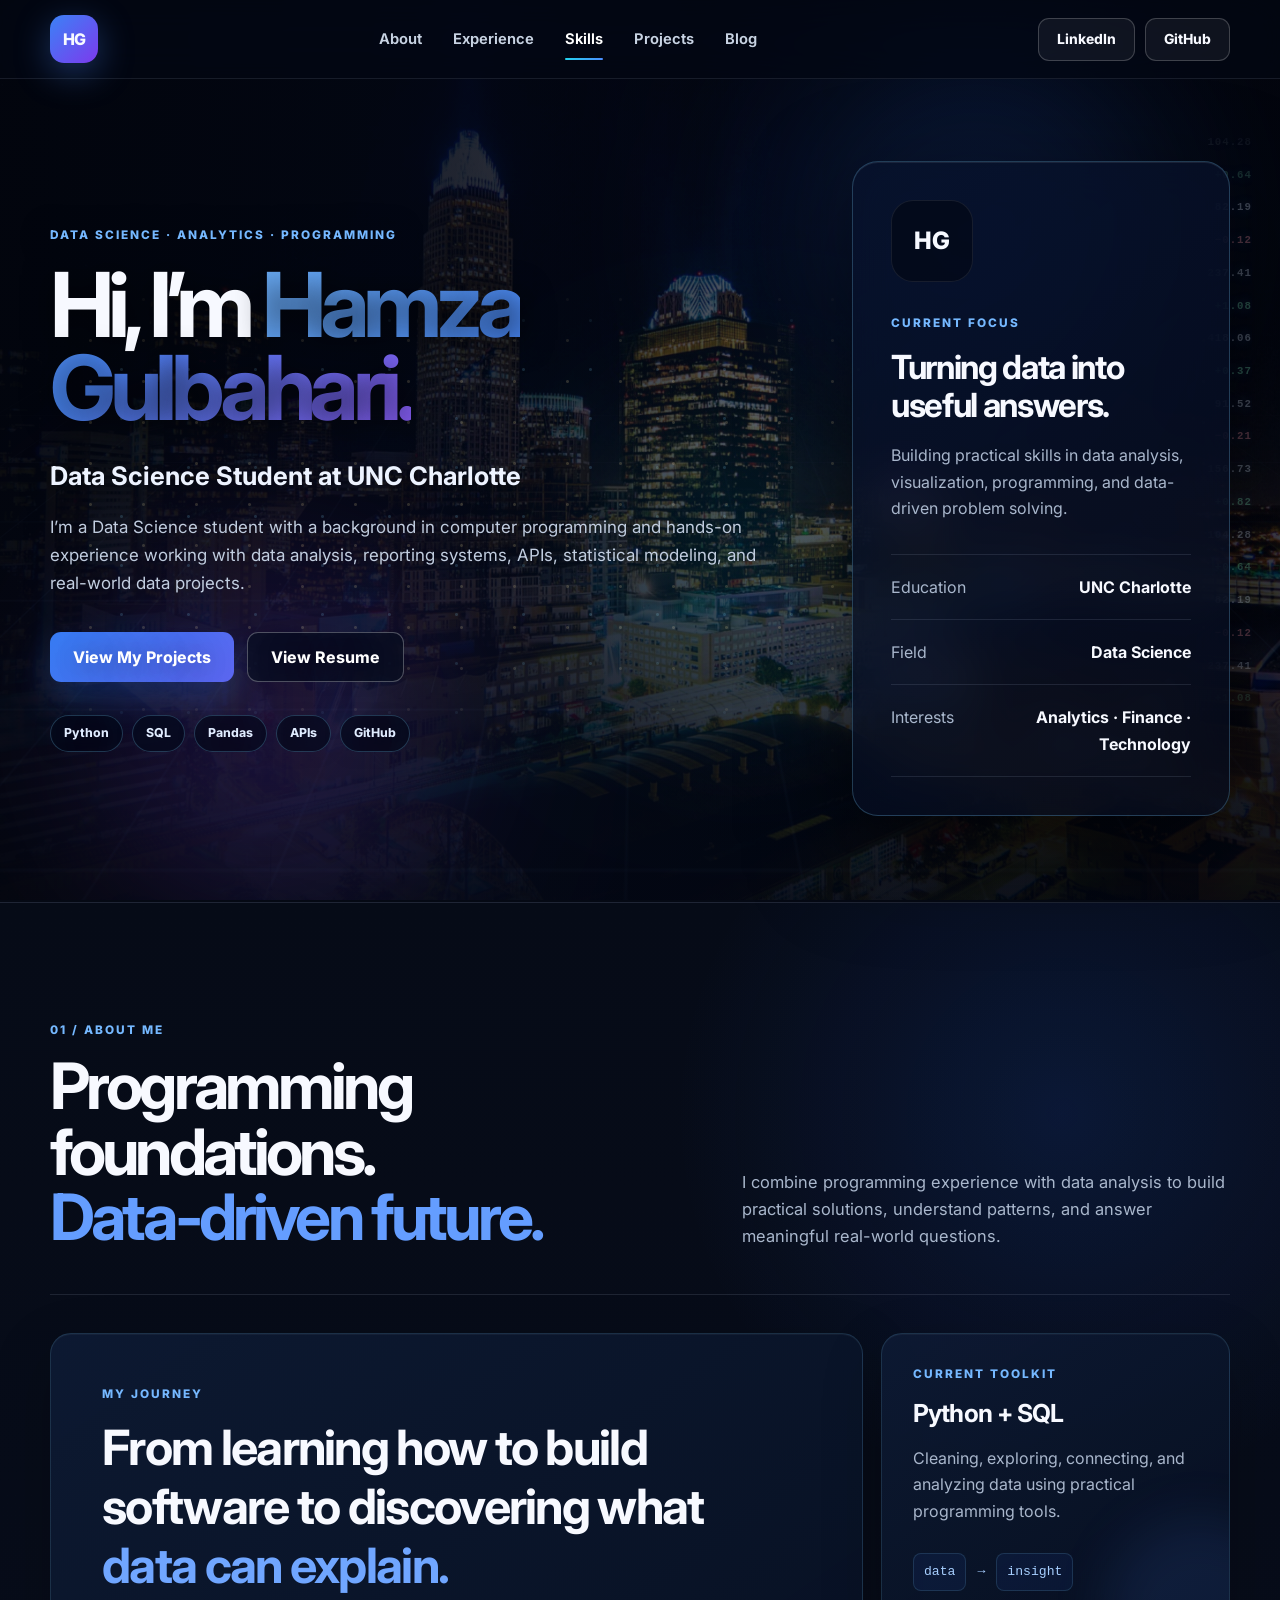
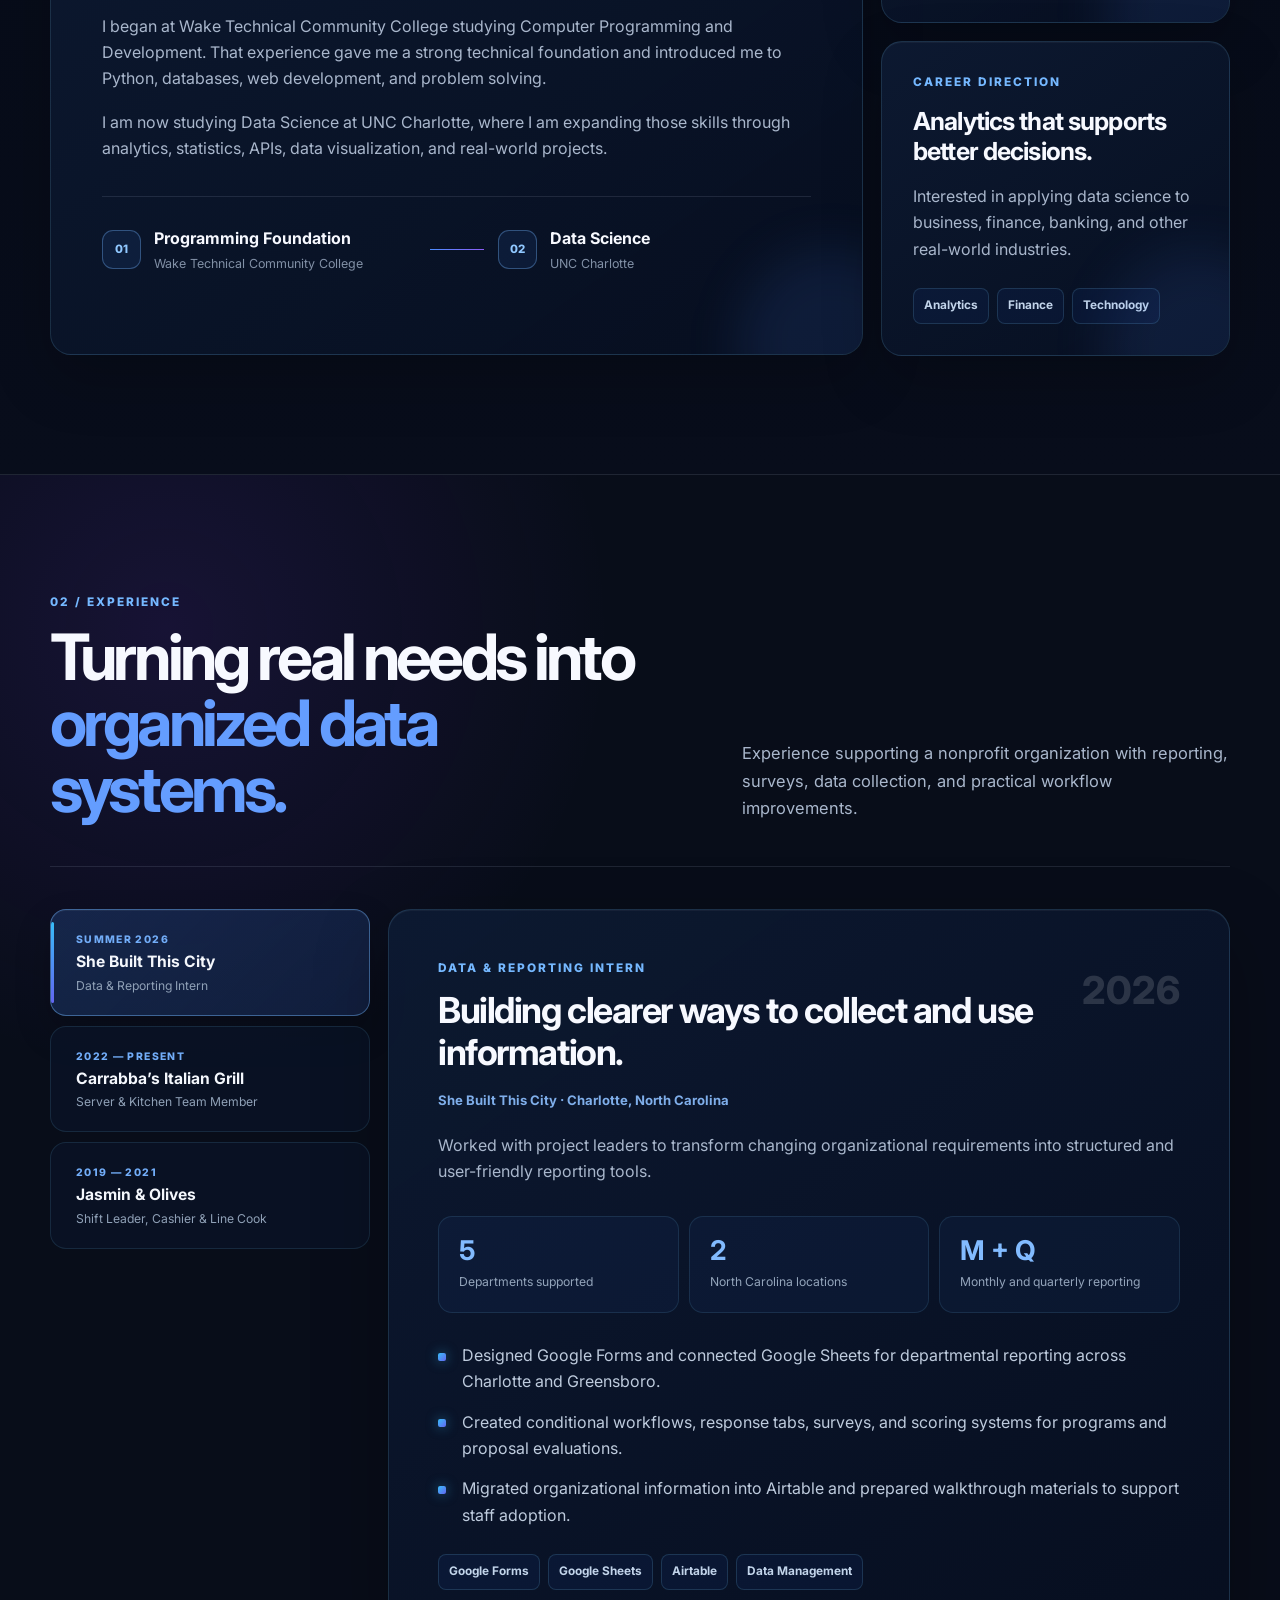
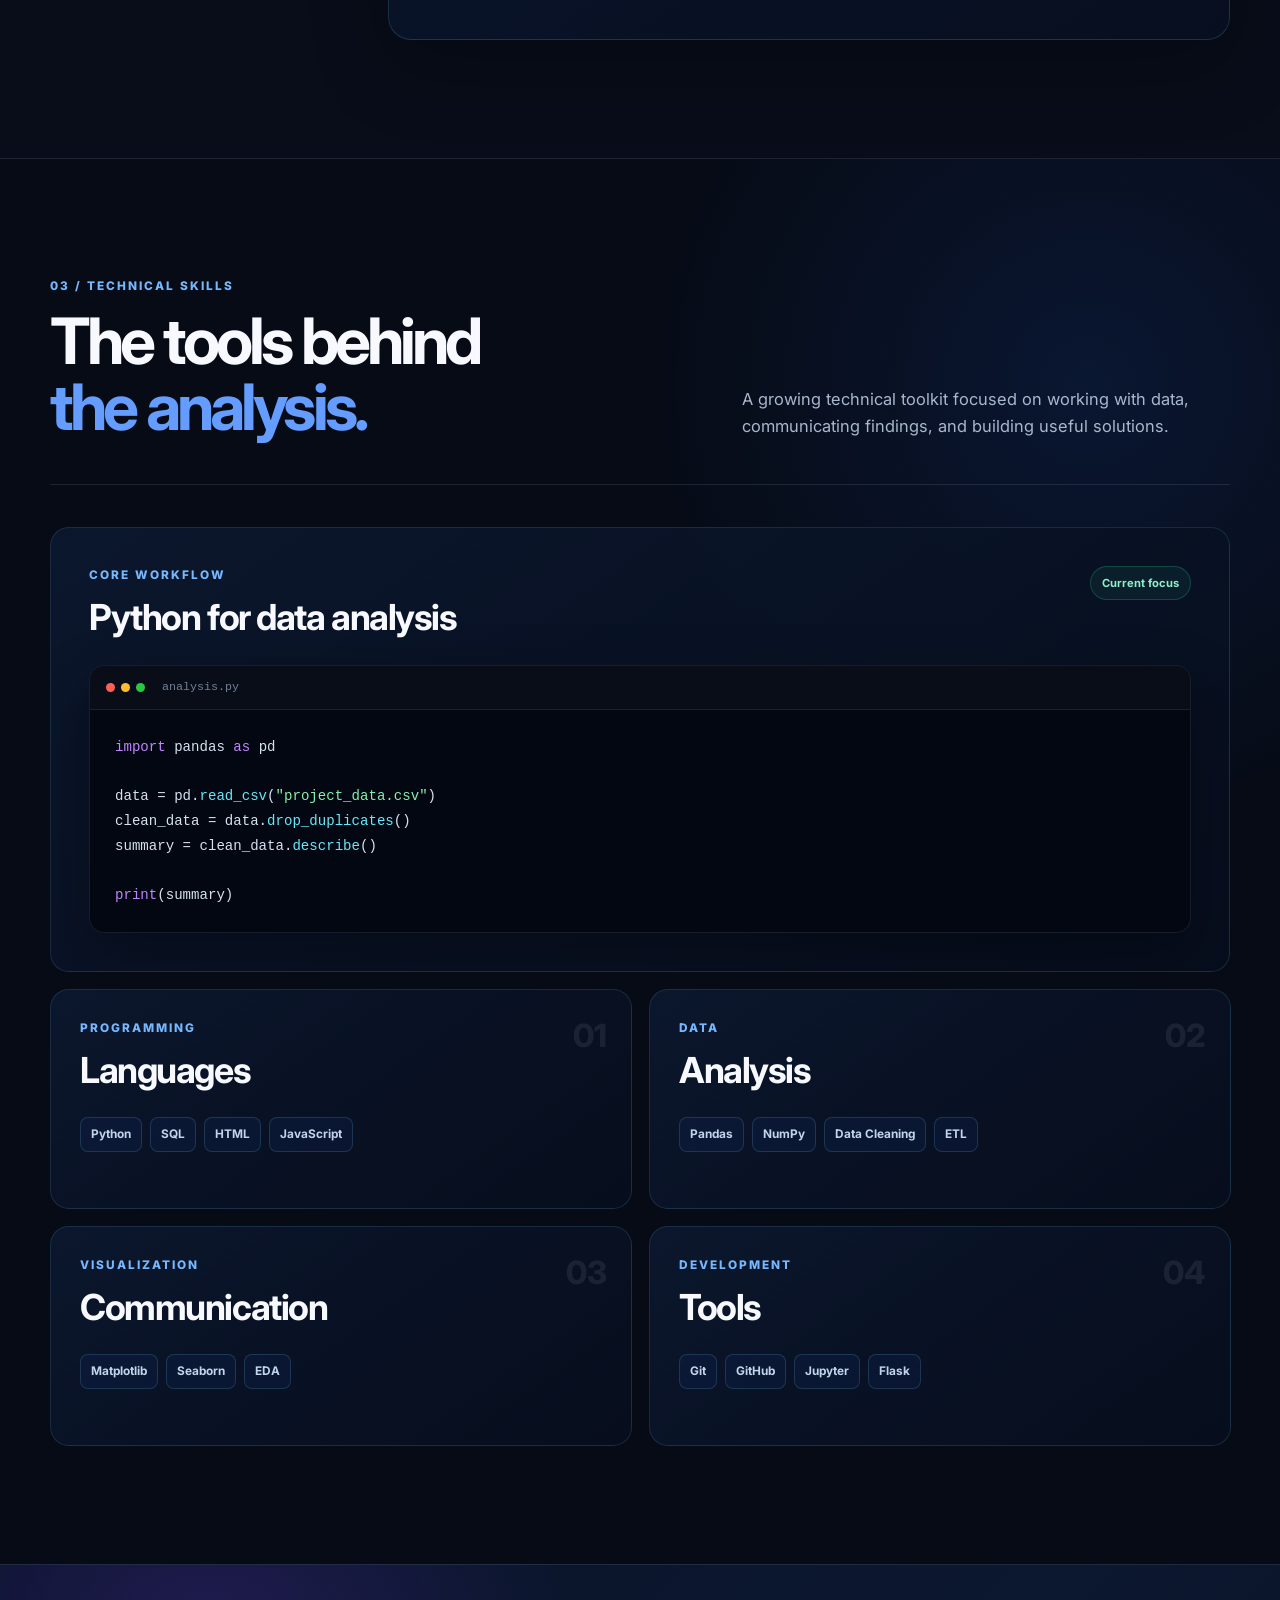
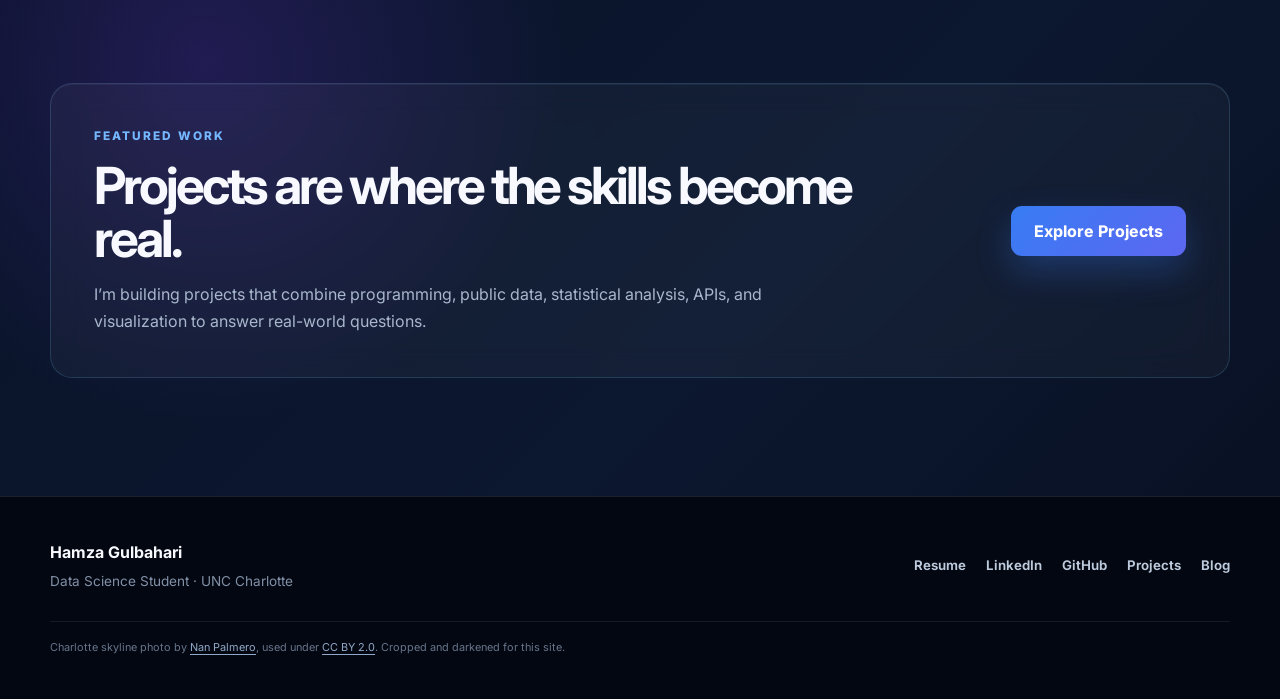
<file: index.html>
<!DOCTYPE html>
<html lang="en">
<head>
  <meta charset="UTF-8" />
  <meta name="viewport" content="width=device-width, initial-scale=1.0" />
  <meta name="description" content="Hamza Gulbahari - Data Science student portfolio featuring data analysis, programming, and real-world projects." />
  <title>Hamza Gulbahari | Data Science Portfolio</title>
  <link rel="preconnect" href="https://fonts.googleapis.com">
  <link rel="preconnect" href="https://fonts.gstatic.com" crossorigin>
  <link href="https://fonts.googleapis.com/css2?family=Inter:wght@400;500;600;700;800&display=swap" rel="stylesheet">
  <link rel="stylesheet" href="home.css?v=2" />
</head>

<body class="home-page">
  <!-- Animated background -->
  <div class="scroll-progress" aria-hidden="true"></div>

  <div class="animated-background" aria-hidden="true">
    <div class="city-backdrop"></div>
    <div class="city-overlay"></div>
    <div class="background-grid"></div>
    <div class="building-shimmer"></div>

    <div class="market-stream">
      <div class="market-track">
        <span>104.28</span><span class="up">+0.64</span><span>82.19</span>
        <span class="down">−0.12</span><span>237.41</span><span class="up">+1.08</span>
        <span>418.06</span><span class="up">+0.37</span><span>91.52</span>
        <span class="down">−0.21</span><span>156.73</span><span class="up">+0.82</span>
      </div>
      <div class="market-track" aria-hidden="true">
        <span>104.28</span><span class="up">+0.64</span><span>82.19</span>
        <span class="down">−0.12</span><span>237.41</span><span class="up">+1.08</span>
        <span>418.06</span><span class="up">+0.37</span><span>91.52</span>
        <span class="down">−0.21</span><span>156.73</span><span class="up">+0.82</span>
      </div>
    </div>

    <div class="traffic-lights">
      <span class="light-trail trail-one"></span>
      <span class="light-trail trail-two"></span>
      <span class="light-trail trail-three"></span>
      <span class="light-trail trail-four"></span>
      <span class="light-trail trail-five"></span>
    </div>

    <div class="glow-orb glow-orb-one"></div>
    <div class="glow-orb glow-orb-two"></div>
    <div class="glow-orb glow-orb-three"></div>
  </div>

  <header class="site-header">
    <div class="container nav">
      <a class="logo" href="index.html">HG</a>

      <nav class="nav-links" aria-label="Main navigation">
        <a href="#about">About</a>
        <a href="#experience">Experience</a>
        <a href="#skills">Skills</a>
        <a href="projects.html">Projects</a>
        <a href="blog/blog1.html">Blog</a>
      </nav>

      <div class="nav-actions">
        <a
          class="nav-button nav-button-linkedin"
          href="https://www.linkedin.com/in/hamza-gulbahari-58622428b"
          target="_blank"
          rel="noopener noreferrer"
        >
          LinkedIn
        </a>

        <a
          class="nav-button"
          href="https://github.com/HamzaG1111"
          target="_blank"
          rel="noopener noreferrer"
        >
          GitHub
        </a>
      </div>
    </div>
  </header>

  <main>
    <section class="hero">
      <div class="container hero-grid">
        <div class="hero-copy">
          <p class="eyebrow">DATA SCIENCE · ANALYTICS · PROGRAMMING</p>

          <h1>
            Hi, I’m <span>Hamza Gulbahari.</span>
          </h1>

          <h2>Data Science Student at UNC Charlotte</h2>

          <p class="hero-text">
            I’m a Data Science student with a background in computer programming
            and hands-on experience working with data analysis, reporting systems,
            APIs, statistical modeling, and real-world data projects.
          </p>

          <div class="hero-actions">
            <a class="button button-primary" href="projects.html">View My Projects</a>
            <a
              class="button button-secondary"
              href="resume.html"
            >
              View Resume
            </a>
          </div>

          <div class="quick-info">
            <span>Python</span>
            <span>SQL</span>
            <span>Pandas</span>
            <span>APIs</span>
            <span>GitHub</span>
          </div>
        </div>

        <aside class="profile-card">
          <div class="profile-mark">HG</div>

          <div>
            <p class="profile-label">CURRENT FOCUS</p>
            <h3>Turning data into useful answers.</h3>
            <p>
              Building practical skills in data analysis, visualization,
              programming, and data-driven problem solving.
            </p>
          </div>

          <div class="profile-details">
            <div>
              <span>Education</span>
              <strong>UNC Charlotte</strong>
            </div>
            <div>
              <span>Field</span>
              <strong>Data Science</strong>
            </div>
            <div>
              <span>Interests</span>
              <strong>Analytics · Finance · Technology</strong>
            </div>
          </div>
        </aside>
      </div>
    </section>

    <section class="section section-about" id="about">
      <div class="container">
        <div class="about-heading">
          <div>
            <p class="section-label">01 / ABOUT ME</p>
            <h2 class="section-title">
              Programming foundations.<br>
              <span>Data-driven future.</span>
            </h2>
          </div>

          <p class="about-introduction">
            I combine programming experience with data analysis to build
            practical solutions, understand patterns, and answer meaningful
            real-world questions.
          </p>
        </div>

        <div class="about-bento">
          <article class="bento-card bento-card-main">
            <p class="bento-label">MY JOURNEY</p>

            <h3>
              From learning how to build software to discovering what
              <span>data can explain.</span>
            </h3>

            <p>
              I began at Wake Technical Community College studying Computer
              Programming and Development. That experience gave me a strong
              technical foundation and introduced me to Python, databases,
              web development, and problem solving.
            </p>

            <p>
              I am now studying Data Science at UNC Charlotte, where I am
              expanding those skills through analytics, statistics, APIs,
              data visualization, and real-world projects.
            </p>

            <div class="journey">
              <div class="journey-item">
                <span>01</span>
                <div>
                  <strong>Programming Foundation</strong>
                  <p>Wake Technical Community College</p>
                </div>
              </div>

              <div class="journey-line"></div>

              <div class="journey-item">
                <span>02</span>
                <div>
                  <strong>Data Science</strong>
                  <p>UNC Charlotte</p>
                </div>
              </div>
            </div>
          </article>

          <article class="bento-card">
            <p class="bento-label">CURRENT TOOLKIT</p>
            <h3>Python + SQL</h3>
            <p>
              Cleaning, exploring, connecting, and analyzing data using
              practical programming tools.
            </p>

            <div class="mini-code">
              <span>data</span>
              <span>→</span>
              <span>insight</span>
            </div>
          </article>

          <article class="bento-card">
            <p class="bento-label">CAREER DIRECTION</p>
            <h3>Analytics that supports better decisions.</h3>
            <p>
              Interested in applying data science to business, finance,
              banking, and other real-world industries.
            </p>

            <div class="focus-tags">
              <span>Analytics</span>
              <span>Finance</span>
              <span>Technology</span>
            </div>
          </article>
        </div>
      </div>
    </section>

    <section class="section experience-showcase" id="experience">
      <div class="container">
        <div class="section-heading-row">
          <div>
            <p class="section-label">02 / EXPERIENCE</p>
            <h2 class="section-title">
              Turning real needs into<br>
              <span>organized data systems.</span>
            </h2>
          </div>

          <p class="section-heading-copy">
            Experience supporting a nonprofit organization with reporting,
            surveys, data collection, and practical workflow improvements.
          </p>
        </div>

        <div class="experience-browser">
          <div class="experience-selector" role="tablist" aria-label="Work experience">
            <button
              class="experience-tab is-active"
              id="tab-sbtc"
              type="button"
              role="tab"
              aria-selected="true"
              aria-controls="panel-sbtc"
              data-experience="sbtc"
            >
              <span class="experience-tab-date">SUMMER 2026</span>
              <strong>She Built This City</strong>
              <span>Data &amp; Reporting Intern</span>
            </button>

            <button
              class="experience-tab"
              id="tab-carrabbas"
              type="button"
              role="tab"
              aria-selected="false"
              aria-controls="panel-carrabbas"
              data-experience="carrabbas"
              tabindex="-1"
            >
              <span class="experience-tab-date">2022 — PRESENT</span>
              <strong>Carrabba’s Italian Grill</strong>
              <span>Server &amp; Kitchen Team Member</span>
            </button>

            <button
              class="experience-tab"
              id="tab-jasmin"
              type="button"
              role="tab"
              aria-selected="false"
              aria-controls="panel-jasmin"
              data-experience="jasmin"
              tabindex="-1"
            >
              <span class="experience-tab-date">2019 — 2021</span>
              <strong>Jasmin &amp; Olives</strong>
              <span>Shift Leader, Cashier &amp; Line Cook</span>
            </button>
          </div>

          <div class="experience-panels">
            <article
              class="experience-panel experience-detail is-active"
              id="panel-sbtc"
              role="tabpanel"
              aria-labelledby="tab-sbtc"
              data-panel="sbtc"
            >
              <div class="experience-panel-top">
                <div>
                  <p class="experience-role-label">DATA &amp; REPORTING INTERN</p>
                  <h3>Building clearer ways to collect and use information.</h3>
                </div>
                <span class="experience-year">2026</span>
              </div>

              <p class="experience-company-line">She Built This City · Charlotte, North Carolina</p>

              <p class="experience-panel-summary">
                Worked with project leaders to transform changing organizational
                requirements into structured and user-friendly reporting tools.
              </p>

              <div class="impact-grid">
                <div class="impact-item">
                  <strong>5</strong>
                  <span>Departments supported</span>
                </div>
                <div class="impact-item">
                  <strong>2</strong>
                  <span>North Carolina locations</span>
                </div>
                <div class="impact-item">
                  <strong>M + Q</strong>
                  <span>Monthly and quarterly reporting</span>
                </div>
              </div>

              <ul class="experience-achievements">
                <li>Designed Google Forms and connected Google Sheets for departmental reporting across Charlotte and Greensboro.</li>
                <li>Created conditional workflows, response tabs, surveys, and scoring systems for programs and proposal evaluations.</li>
                <li>Migrated organizational information into Airtable and prepared walkthrough materials to support staff adoption.</li>
              </ul>

              <div class="experience-tools">
                <span>Google Forms</span><span>Google Sheets</span><span>Airtable</span><span>Data Management</span>
              </div>
            </article>

            <article
              class="experience-panel experience-detail"
              id="panel-carrabbas"
              role="tabpanel"
              aria-labelledby="tab-carrabbas"
              data-panel="carrabbas"
              hidden
            >
              <div class="experience-panel-top">
                <div>
                  <p class="experience-role-label">SERVER &amp; KITCHEN TEAM MEMBER</p>
                  <h3>Delivering dependable service in a fast-moving environment.</h3>
                </div>
                <span class="experience-year">2022—NOW</span>
              </div>

              <p class="experience-company-line">Carrabba’s Italian Grill · Charlotte, North Carolina</p>

              <p class="experience-panel-summary">
                Support both front-of-house and back-of-house operations while
                maintaining strong service, communication, and food-quality standards.
              </p>

              <div class="experience-highlight-row">
                <span>Front + Back of House</span>
                <span>Guest Service</span>
                <span>POS Transactions</span>
              </div>

              <ul class="experience-achievements">
                <li>Coordinate with team members across service and kitchen operations during busy shifts.</li>
                <li>Handle guest requests and POS transactions accurately while maintaining a positive experience.</li>
                <li>Earned positive guest feedback and online reviews through attentive and reliable service.</li>
              </ul>

              <div class="experience-tools">
                <span>Customer Service</span><span>Teamwork</span><span>POS</span><span>Time Management</span>
              </div>
            </article>

            <article
              class="experience-panel experience-detail"
              id="panel-jasmin"
              role="tabpanel"
              aria-labelledby="tab-jasmin"
              data-panel="jasmin"
              hidden
            >
              <div class="experience-panel-top">
                <div>
                  <p class="experience-role-label">SHIFT LEADER, CASHIER &amp; LINE COOK</p>
                  <h3>Growing from an entry-level role into team leadership.</h3>
                </div>
                <span class="experience-year">2019—21</span>
              </div>

              <p class="experience-company-line">Jasmin &amp; Olives · Raleigh, North Carolina</p>

              <p class="experience-panel-summary">
                Advanced from dishwasher to line cook and shift leader through
                strong performance, reliability, and a willingness to take on more responsibility.
              </p>

              <div class="experience-highlight-row">
                <span>Promoted Internally</span>
                <span>Shift Leadership</span>
                <span>Opening + Closing</span>
              </div>

              <ul class="experience-achievements">
                <li>Opened and closed the restaurant and helped keep daily operations organized.</li>
                <li>Handled cash and POS transactions while supporting customers during busy periods.</li>
                <li>Coordinated team tasks and helped maintain consistent service and customer satisfaction.</li>
              </ul>

              <div class="experience-tools">
                <span>Leadership</span><span>Cash Handling</span><span>Team Coordination</span><span>Operations</span>
              </div>
            </article>
          </div>
        </div>
      </div>
    </section>

    <section class="section skills-showcase" id="skills">
      <div class="container">
        <div class="section-heading-row skills-heading">
          <div>
            <p class="section-label">03 / TECHNICAL SKILLS</p>
            <h2 class="section-title">
              The tools behind<br>
              <span>the analysis.</span>
            </h2>
          </div>

          <p class="section-heading-copy">
            A growing technical toolkit focused on working with data,
            communicating findings, and building useful solutions.
          </p>
        </div>

        <div class="skills-dashboard">
          <article class="skill-panel skill-panel-code">
            <div class="skill-panel-heading">
              <div>
                <p class="skill-panel-label">CORE WORKFLOW</p>
                <h3>Python for data analysis</h3>
              </div>
              <span class="skill-status">Current focus</span>
            </div>

            <div class="code-window" aria-label="Example Python data workflow">
              <div class="code-window-top">
                <div class="window-dots" aria-hidden="true">
                  <span></span><span></span><span></span>
                </div>
                <p>analysis.py</p>
              </div>

              <pre><code><span class="code-purple">import</span> pandas <span class="code-purple">as</span> pd

data = pd.<span class="code-blue">read_csv</span>(<span class="code-green">"project_data.csv"</span>)
clean_data = data.<span class="code-blue">drop_duplicates</span>()
summary = clean_data.<span class="code-blue">describe</span>()

<span class="code-purple">print</span>(summary)</code></pre>
            </div>
          </article>

          <article class="skill-panel">
            <span class="skill-index">01</span>
            <p class="skill-panel-label">PROGRAMMING</p>
            <h3>Languages</h3>
            <div class="skill-list">
              <span>Python</span>
              <span>SQL</span>
              <span>HTML</span>
              <span>JavaScript</span>
            </div>
          </article>

          <article class="skill-panel">
            <span class="skill-index">02</span>
            <p class="skill-panel-label">DATA</p>
            <h3>Analysis</h3>
            <div class="skill-list">
              <span>Pandas</span>
              <span>NumPy</span>
              <span>Data Cleaning</span>
              <span>ETL</span>
            </div>
          </article>

          <article class="skill-panel">
            <span class="skill-index">03</span>
            <p class="skill-panel-label">VISUALIZATION</p>
            <h3>Communication</h3>
            <div class="skill-list">
              <span>Matplotlib</span>
              <span>Seaborn</span>
              <span>EDA</span>
            </div>
          </article>

          <article class="skill-panel">
            <span class="skill-index">04</span>
            <p class="skill-panel-label">DEVELOPMENT</p>
            <h3>Tools</h3>
            <div class="skill-list">
              <span>Git</span>
              <span>GitHub</span>
              <span>Jupyter</span>
              <span>Flask</span>
            </div>
          </article>
        </div>
      </div>
    </section>

    <section class="section featured">
      <div class="container featured-content">
        <div>
          <p class="section-label">FEATURED WORK</p>
          <h2 class="section-title">Projects are where the skills become real.</h2>
          <p>
            I’m building projects that combine programming, public data, statistical
            analysis, APIs, and visualization to answer real-world questions.
          </p>
        </div>

        <a class="button button-primary" href="projects.html">Explore Projects</a>
      </div>
    </section>
  </main>

  <footer>
    <div class="container footer-content">
      <div>
        <strong>Hamza Gulbahari</strong>
        <p>Data Science Student · UNC Charlotte</p>
      </div>

      <div class="footer-links">
        <a href="resume.html">Resume</a>
        <a href="https://www.linkedin.com/in/hamza-gulbahari-58622428b" target="_blank" rel="noopener noreferrer">LinkedIn</a>
        <a href="https://github.com/HamzaG1111" target="_blank" rel="noopener noreferrer">GitHub</a>
        <a href="projects.html">Projects</a>
        <a href="blog/blog1.html">Blog</a>
      </div>

      <p class="photo-credit">
        Charlotte skyline photo by
        <a href="https://www.flickr.com/photos/nanpalmero/29980320271/" target="_blank" rel="noopener noreferrer">Nan Palmero</a>,
        used under
        <a href="https://creativecommons.org/licenses/by/2.0/" target="_blank" rel="noopener noreferrer">CC BY 2.0</a>.
        Cropped and darkened for this site.
      </p>
    </div>
  </footer>

  <script src="script.js?v=2"></script>
</body>
</html>
</file>
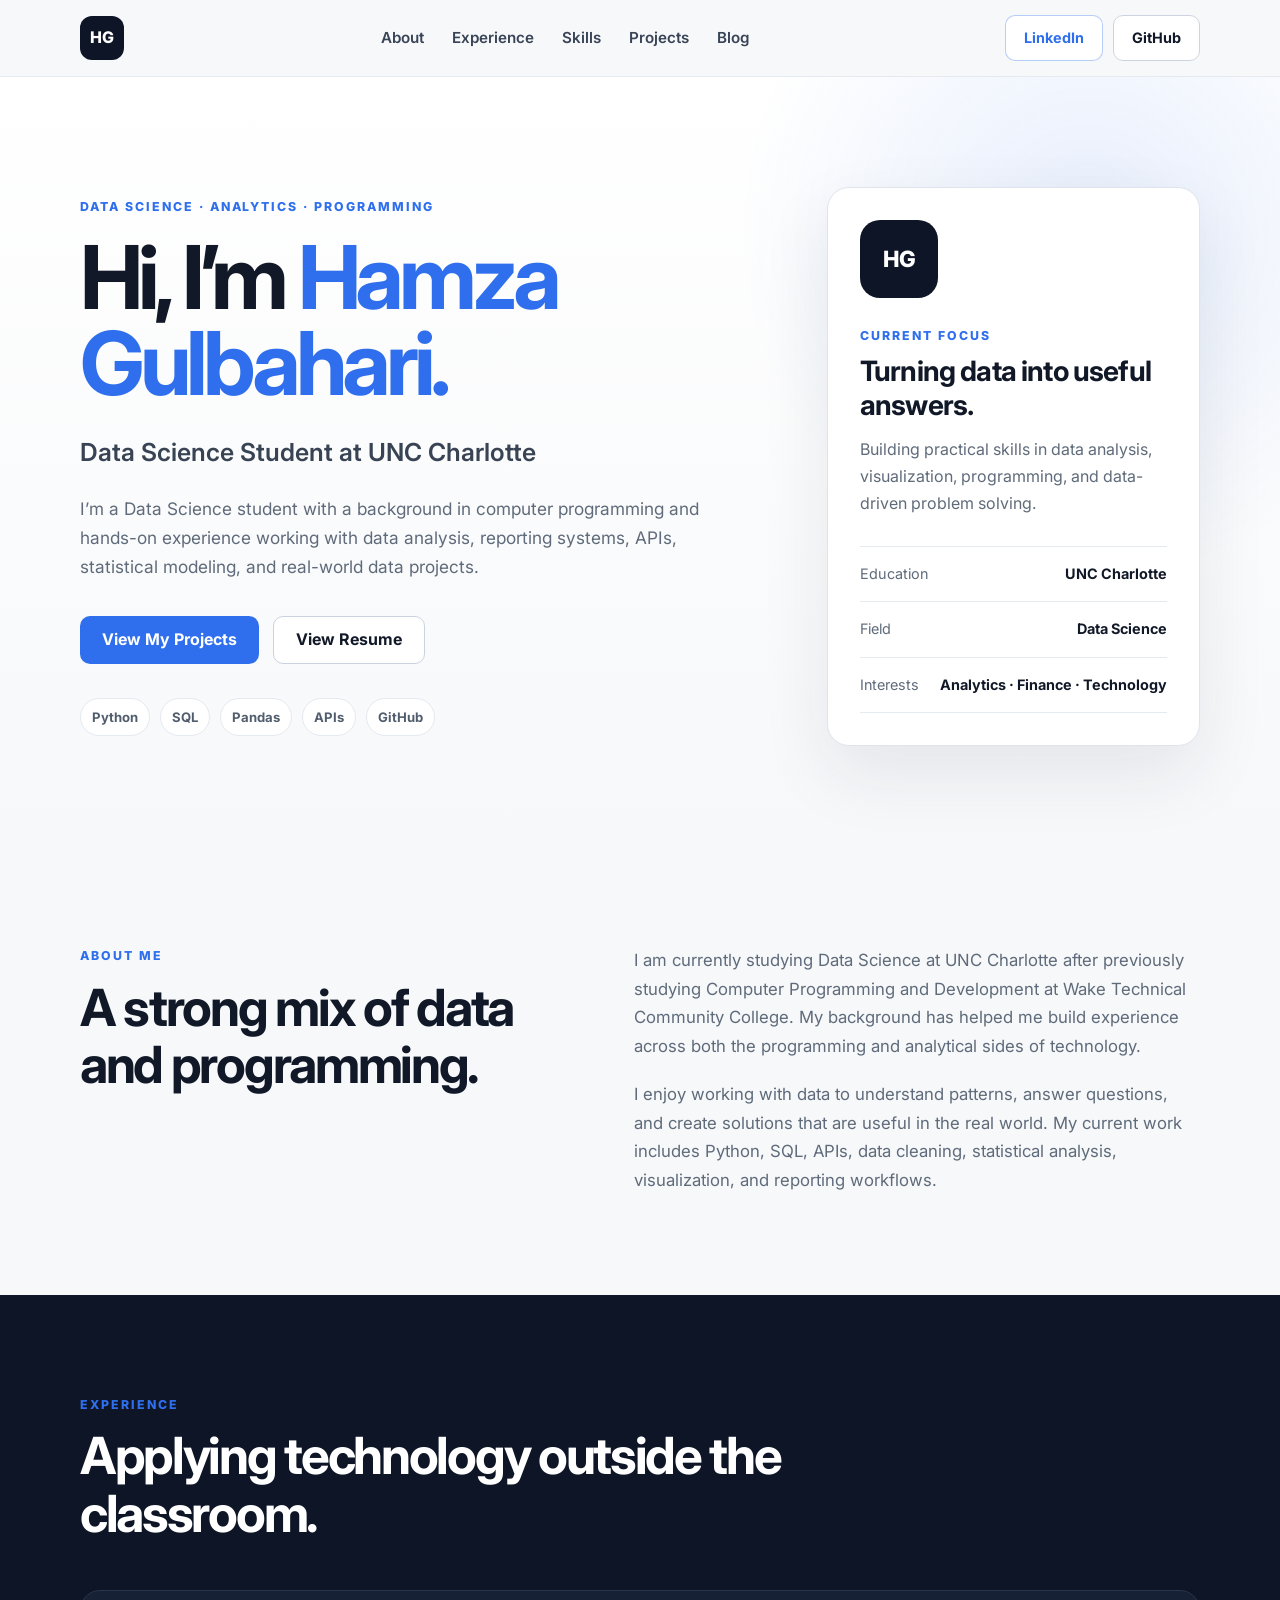
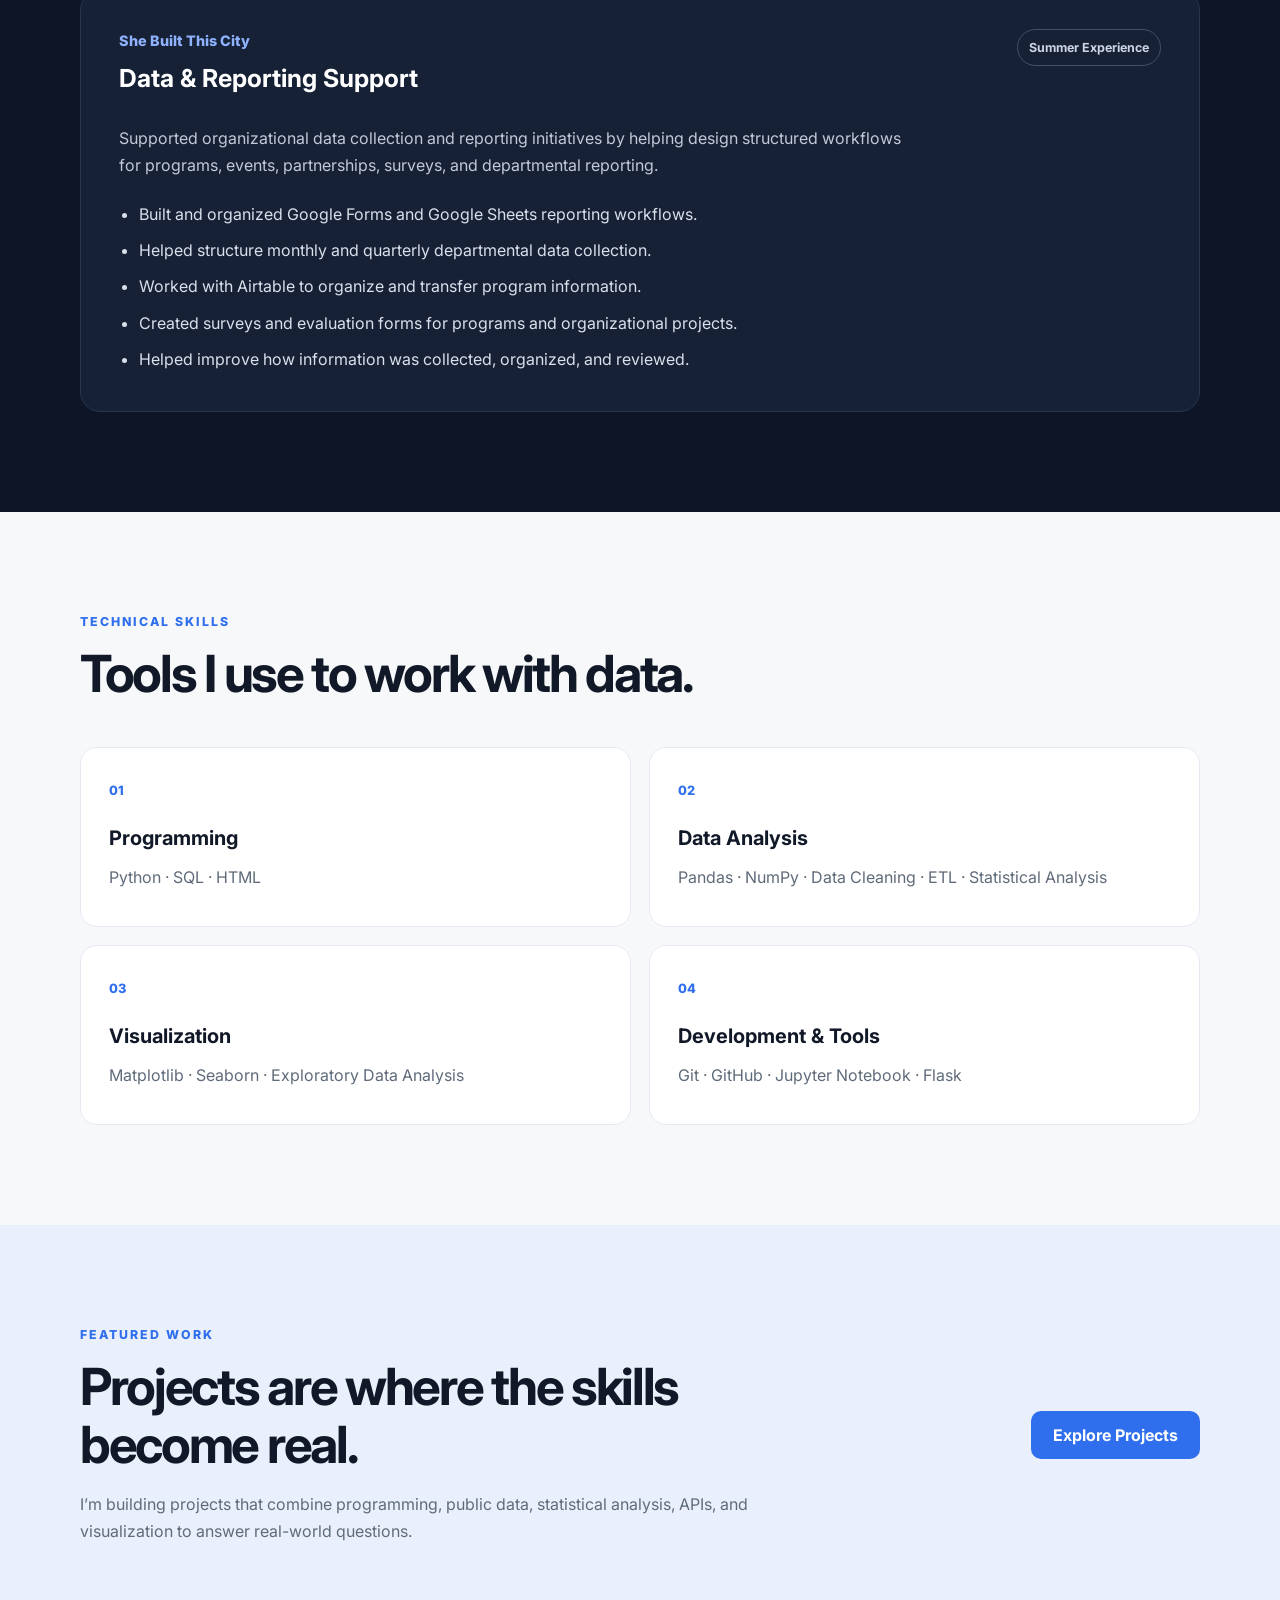
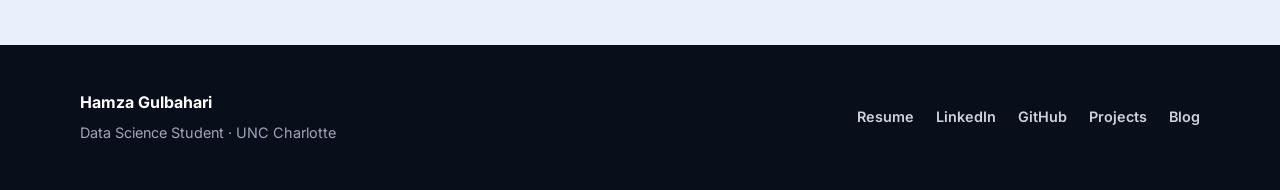
<file: index(1).html>
<!DOCTYPE html>
<html lang="en">
<head>
  <meta charset="UTF-8" />
  <meta name="viewport" content="width=device-width, initial-scale=1.0" />
  <meta name="description" content="Hamza Gulbahari - Data Science student portfolio featuring data analysis, programming, and real-world projects." />
  <title>Hamza Gulbahari | Data Science Portfolio</title>
  <link rel="preconnect" href="https://fonts.googleapis.com">
  <link rel="preconnect" href="https://fonts.gstatic.com" crossorigin>
  <link href="https://fonts.googleapis.com/css2?family=Inter:wght@400;500;600;700;800&display=swap" rel="stylesheet">
  <link rel="stylesheet" href="styles.css" />
</head>

<body>
  <header class="site-header">
    <div class="container nav">
      <a class="logo" href="index.html">HG</a>

      <nav class="nav-links" aria-label="Main navigation">
        <a href="#about">About</a>
        <a href="#experience">Experience</a>
        <a href="#skills">Skills</a>
        <a href="projects.html">Projects</a>
        <a href="blog/blog1.html">Blog</a>
      </nav>

      <div class="nav-actions">
        <a
          class="nav-button nav-button-linkedin"
          href="https://www.linkedin.com/in/hamza-gulbahari-58622428b"
          target="_blank"
          rel="noopener noreferrer"
        >
          LinkedIn
        </a>

        <a
          class="nav-button"
          href="https://github.com/HamzaG1111"
          target="_blank"
          rel="noopener noreferrer"
        >
          GitHub
        </a>
      </div>
    </div>
  </header>

  <main>
    <section class="hero">
      <div class="container hero-grid">
        <div class="hero-copy">
          <p class="eyebrow">DATA SCIENCE · ANALYTICS · PROGRAMMING</p>

          <h1>
            Hi, I’m <span>Hamza Gulbahari.</span>
          </h1>

          <h2>Data Science Student at UNC Charlotte</h2>

          <p class="hero-text">
            I’m a Data Science student with a background in computer programming
            and hands-on experience working with data analysis, reporting systems,
            APIs, statistical modeling, and real-world data projects.
          </p>

          <div class="hero-actions">
            <a class="button button-primary" href="projects.html">View My Projects</a>
            <a
              class="button button-secondary"
              href="resume.html"
            >
              View Resume
            </a>
          </div>

          <div class="quick-info">
            <span>Python</span>
            <span>SQL</span>
            <span>Pandas</span>
            <span>APIs</span>
            <span>GitHub</span>
          </div>
        </div>

        <aside class="profile-card">
          <div class="profile-mark">HG</div>

          <div>
            <p class="profile-label">CURRENT FOCUS</p>
            <h3>Turning data into useful answers.</h3>
            <p>
              Building practical skills in data analysis, visualization,
              programming, and data-driven problem solving.
            </p>
          </div>

          <div class="profile-details">
            <div>
              <span>Education</span>
              <strong>UNC Charlotte</strong>
            </div>
            <div>
              <span>Field</span>
              <strong>Data Science</strong>
            </div>
            <div>
              <span>Interests</span>
              <strong>Analytics · Finance · Technology</strong>
            </div>
          </div>
        </aside>
      </div>
    </section>

    <section class="section" id="about">
      <div class="container two-column">
        <div>
          <p class="section-label">ABOUT ME</p>
          <h2 class="section-title">A strong mix of data and programming.</h2>
        </div>

        <div class="about-copy">
          <p>
            I am currently studying Data Science at UNC Charlotte after previously
            studying Computer Programming and Development at Wake Technical Community
            College. My background has helped me build experience across both the
            programming and analytical sides of technology.
          </p>

          <p>
            I enjoy working with data to understand patterns, answer questions, and
            create solutions that are useful in the real world. My current work includes
            Python, SQL, APIs, data cleaning, statistical analysis, visualization,
            and reporting workflows.
          </p>
        </div>
      </div>
    </section>

    <section class="section section-dark" id="experience">
      <div class="container">
        <p class="section-label">EXPERIENCE</p>
        <h2 class="section-title">Applying technology outside the classroom.</h2>

        <article class="experience-card">
          <div class="experience-heading">
            <div>
              <p class="experience-company">She Built This City</p>
              <h3>Data & Reporting Support</h3>
            </div>

            <span class="experience-tag">Summer Experience</span>
          </div>

          <p class="experience-summary">
            Supported organizational data collection and reporting initiatives by
            helping design structured workflows for programs, events, partnerships,
            surveys, and departmental reporting.
          </p>

          <ul class="experience-list">
            <li>Built and organized Google Forms and Google Sheets reporting workflows.</li>
            <li>Helped structure monthly and quarterly departmental data collection.</li>
            <li>Worked with Airtable to organize and transfer program information.</li>
            <li>Created surveys and evaluation forms for programs and organizational projects.</li>
            <li>Helped improve how information was collected, organized, and reviewed.</li>
          </ul>
        </article>
      </div>
    </section>

    <section class="section" id="skills">
      <div class="container">
        <p class="section-label">TECHNICAL SKILLS</p>
        <h2 class="section-title">Tools I use to work with data.</h2>

        <div class="skills-grid">
          <article class="skill-card">
            <span class="skill-number">01</span>
            <h3>Programming</h3>
            <p>Python · SQL · HTML</p>
          </article>

          <article class="skill-card">
            <span class="skill-number">02</span>
            <h3>Data Analysis</h3>
            <p>Pandas · NumPy · Data Cleaning · ETL · Statistical Analysis</p>
          </article>

          <article class="skill-card">
            <span class="skill-number">03</span>
            <h3>Visualization</h3>
            <p>Matplotlib · Seaborn · Exploratory Data Analysis</p>
          </article>

          <article class="skill-card">
            <span class="skill-number">04</span>
            <h3>Development & Tools</h3>
            <p>Git · GitHub · Jupyter Notebook · Flask </p>
          </article>
        </div>
      </div>
    </section>

    <section class="section featured">
      <div class="container featured-content">
        <div>
          <p class="section-label">FEATURED WORK</p>
          <h2 class="section-title">Projects are where the skills become real.</h2>
          <p>
            I’m building projects that combine programming, public data, statistical
            analysis, APIs, and visualization to answer real-world questions.
          </p>
        </div>

        <a class="button button-primary" href="projects.html">Explore Projects</a>
      </div>
    </section>
  </main>

  <footer>
    <div class="container footer-content">
      <div>
        <strong>Hamza Gulbahari</strong>
        <p>Data Science Student · UNC Charlotte</p>
      </div>

      <div class="footer-links">
        <a href="resume.html">Resume</a>
        <a href="https://www.linkedin.com/in/hamza-gulbahari-58622428b" target="_blank" rel="noopener noreferrer">LinkedIn</a>
        <a href="https://github.com/HamzaG1111" target="_blank" rel="noopener noreferrer">GitHub</a>
        <a href="projects.html">Projects</a>
        <a href="blog/blog1.html">Blog</a>
      </div>
    </div>
  </footer>
</body>
</html>
</file>
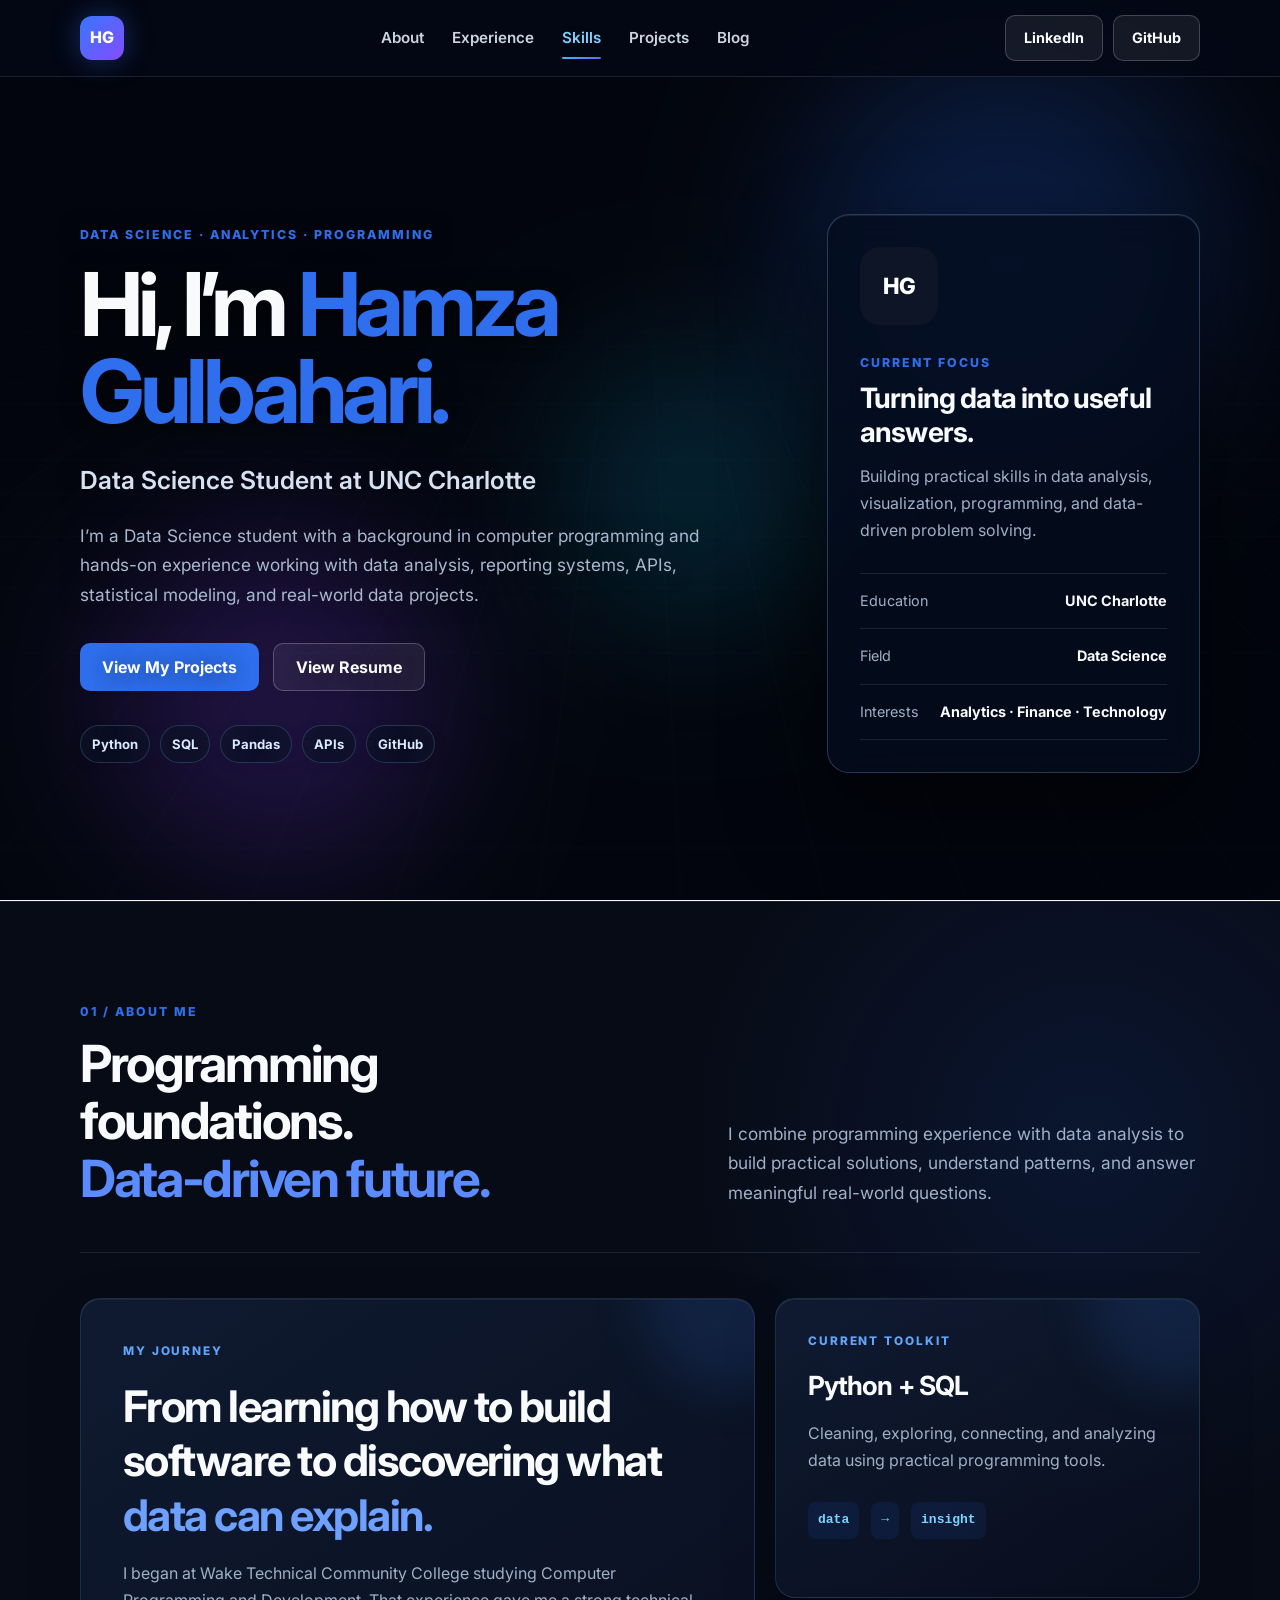
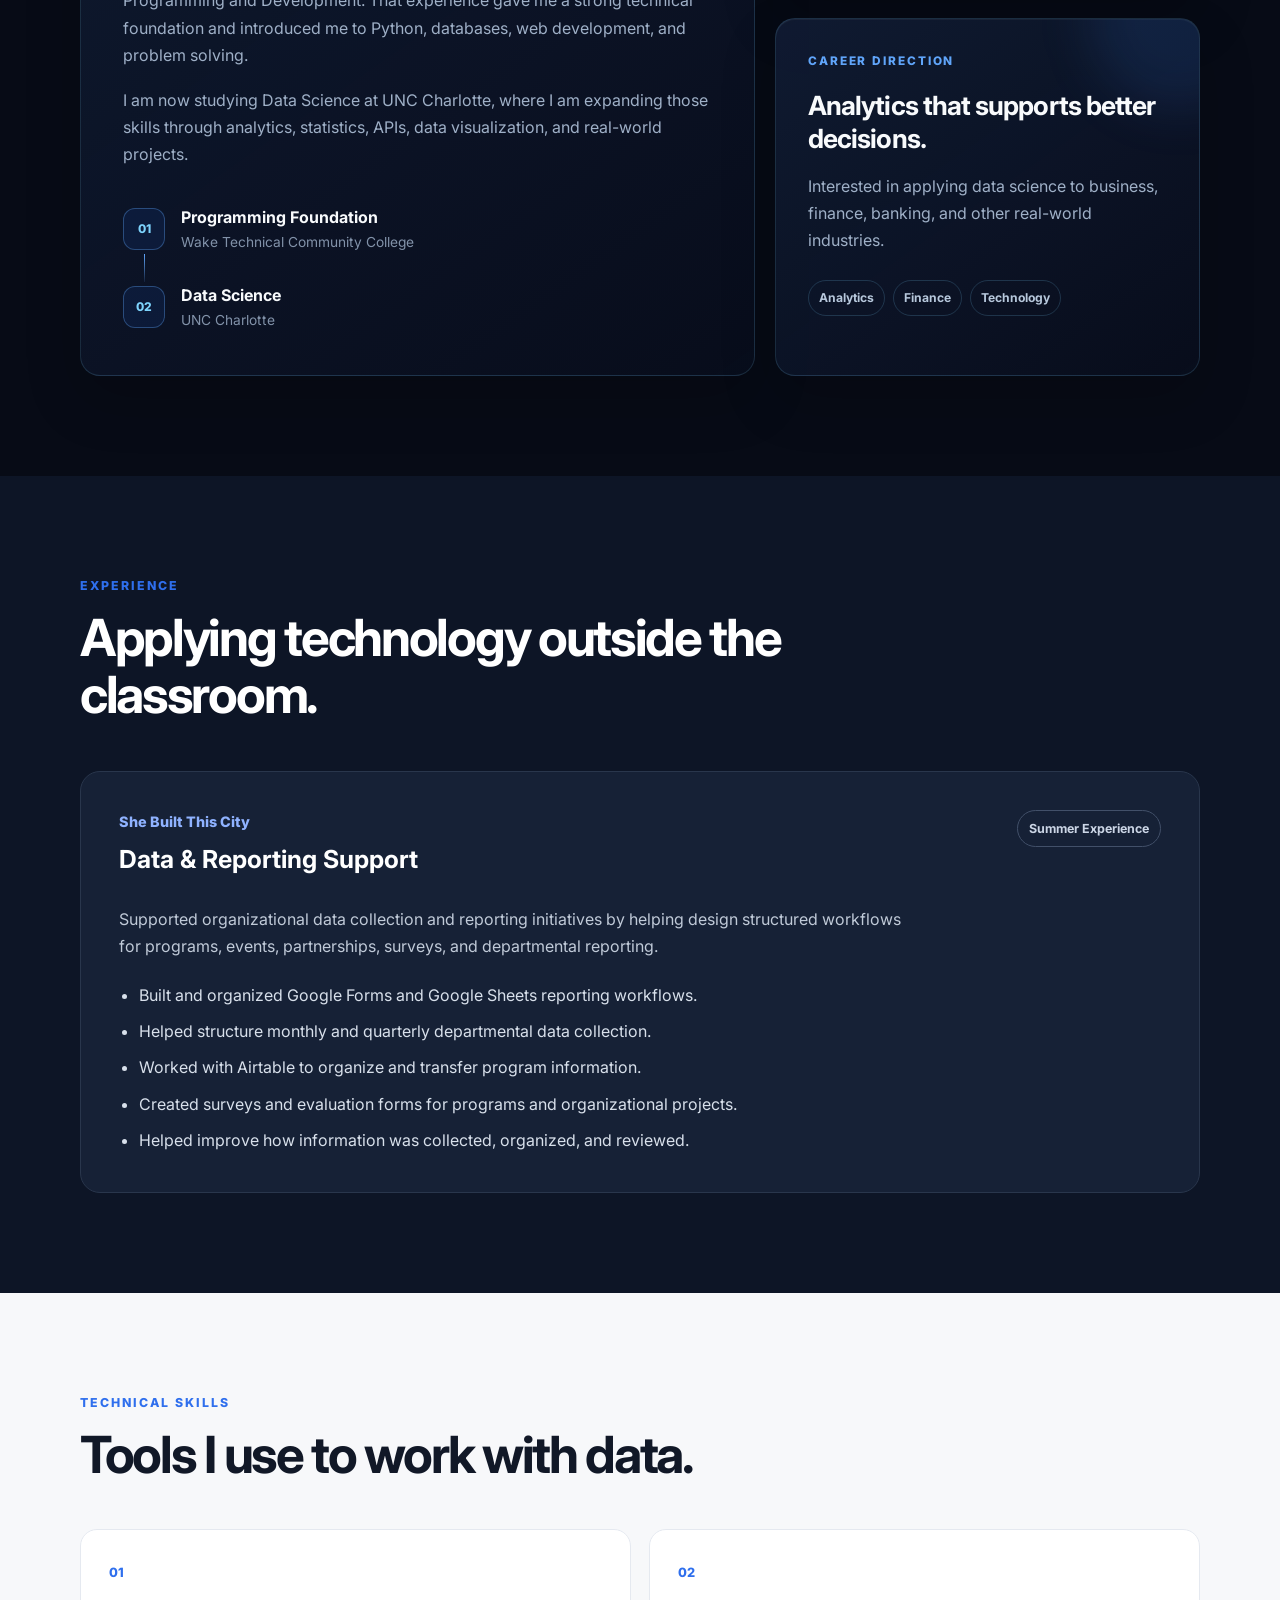
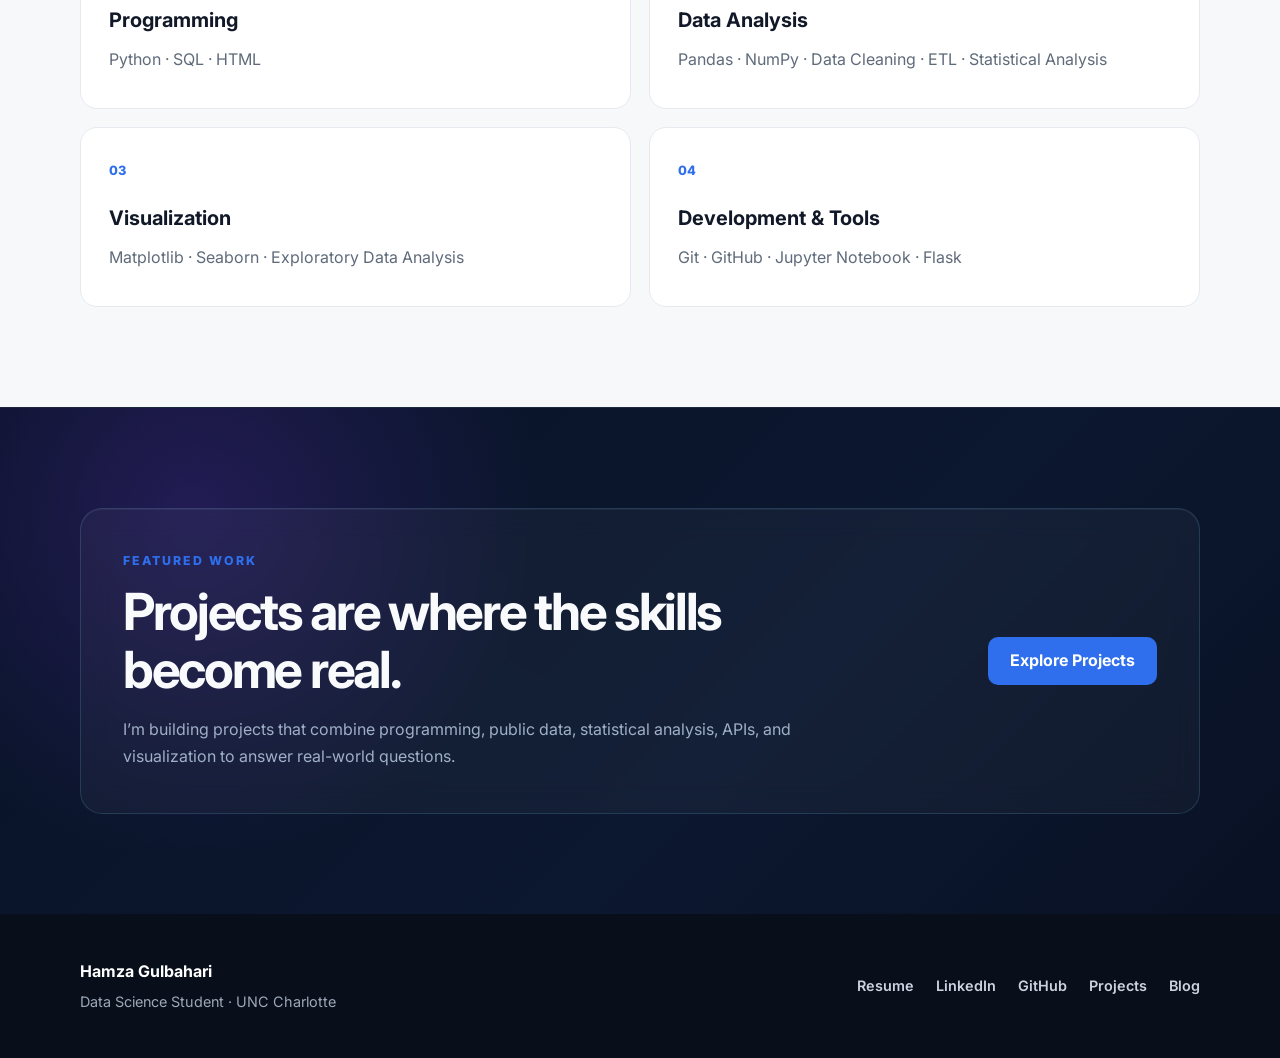
<file: index(2).html>
<!DOCTYPE html>
<html lang="en">
<head>
  <meta charset="UTF-8" />
  <meta name="viewport" content="width=device-width, initial-scale=1.0" />
  <meta name="description" content="Hamza Gulbahari - Data Science student portfolio featuring data analysis, programming, and real-world projects." />
  <title>Hamza Gulbahari | Data Science Portfolio</title>
  <link rel="preconnect" href="https://fonts.googleapis.com">
  <link rel="preconnect" href="https://fonts.gstatic.com" crossorigin>
  <link href="https://fonts.googleapis.com/css2?family=Inter:wght@400;500;600;700;800&display=swap" rel="stylesheet">
  <link rel="stylesheet" href="styles.css" />
</head>

<body class="home-page">
  <!-- Animated background -->
  <div class="scroll-progress" aria-hidden="true"></div>

  <div class="animated-background" aria-hidden="true">
    <div class="background-grid"></div>
    <div class="glow-orb glow-orb-one"></div>
    <div class="glow-orb glow-orb-two"></div>
    <div class="glow-orb glow-orb-three"></div>
  </div>

  <header class="site-header">
    <div class="container nav">
      <a class="logo" href="index.html">HG</a>

      <nav class="nav-links" aria-label="Main navigation">
        <a href="#about">About</a>
        <a href="#experience">Experience</a>
        <a href="#skills">Skills</a>
        <a href="projects.html">Projects</a>
        <a href="blog/blog1.html">Blog</a>
      </nav>

      <div class="nav-actions">
        <a
          class="nav-button nav-button-linkedin"
          href="https://www.linkedin.com/in/hamza-gulbahari-58622428b"
          target="_blank"
          rel="noopener noreferrer"
        >
          LinkedIn
        </a>

        <a
          class="nav-button"
          href="https://github.com/HamzaG1111"
          target="_blank"
          rel="noopener noreferrer"
        >
          GitHub
        </a>
      </div>
    </div>
  </header>

  <main>
    <section class="hero">
      <div class="container hero-grid">
        <div class="hero-copy">
          <p class="eyebrow">DATA SCIENCE · ANALYTICS · PROGRAMMING</p>

          <h1>
            Hi, I’m <span>Hamza Gulbahari.</span>
          </h1>

          <h2>Data Science Student at UNC Charlotte</h2>

          <p class="hero-text">
            I’m a Data Science student with a background in computer programming
            and hands-on experience working with data analysis, reporting systems,
            APIs, statistical modeling, and real-world data projects.
          </p>

          <div class="hero-actions">
            <a class="button button-primary" href="projects.html">View My Projects</a>
            <a
              class="button button-secondary"
              href="resume.html"
            >
              View Resume
            </a>
          </div>

          <div class="quick-info">
            <span>Python</span>
            <span>SQL</span>
            <span>Pandas</span>
            <span>APIs</span>
            <span>GitHub</span>
          </div>
        </div>

        <aside class="profile-card">
          <div class="profile-mark">HG</div>

          <div>
            <p class="profile-label">CURRENT FOCUS</p>
            <h3>Turning data into useful answers.</h3>
            <p>
              Building practical skills in data analysis, visualization,
              programming, and data-driven problem solving.
            </p>
          </div>

          <div class="profile-details">
            <div>
              <span>Education</span>
              <strong>UNC Charlotte</strong>
            </div>
            <div>
              <span>Field</span>
              <strong>Data Science</strong>
            </div>
            <div>
              <span>Interests</span>
              <strong>Analytics · Finance · Technology</strong>
            </div>
          </div>
        </aside>
      </div>
    </section>

    <section class="section section-about" id="about">
      <div class="container">
        <div class="about-heading">
          <div>
            <p class="section-label">01 / ABOUT ME</p>
            <h2 class="section-title">
              Programming foundations.<br>
              <span>Data-driven future.</span>
            </h2>
          </div>

          <p class="about-introduction">
            I combine programming experience with data analysis to build
            practical solutions, understand patterns, and answer meaningful
            real-world questions.
          </p>
        </div>

        <div class="about-bento">
          <article class="bento-card bento-card-main">
            <p class="bento-label">MY JOURNEY</p>

            <h3>
              From learning how to build software to discovering what
              <span>data can explain.</span>
            </h3>

            <p>
              I began at Wake Technical Community College studying Computer
              Programming and Development. That experience gave me a strong
              technical foundation and introduced me to Python, databases,
              web development, and problem solving.
            </p>

            <p>
              I am now studying Data Science at UNC Charlotte, where I am
              expanding those skills through analytics, statistics, APIs,
              data visualization, and real-world projects.
            </p>

            <div class="journey">
              <div class="journey-item">
                <span>01</span>
                <div>
                  <strong>Programming Foundation</strong>
                  <p>Wake Technical Community College</p>
                </div>
              </div>

              <div class="journey-line"></div>

              <div class="journey-item">
                <span>02</span>
                <div>
                  <strong>Data Science</strong>
                  <p>UNC Charlotte</p>
                </div>
              </div>
            </div>
          </article>

          <article class="bento-card">
            <p class="bento-label">CURRENT TOOLKIT</p>
            <h3>Python + SQL</h3>
            <p>
              Cleaning, exploring, connecting, and analyzing data using
              practical programming tools.
            </p>

            <div class="mini-code">
              <span>data</span>
              <span>→</span>
              <span>insight</span>
            </div>
          </article>

          <article class="bento-card">
            <p class="bento-label">CAREER DIRECTION</p>
            <h3>Analytics that supports better decisions.</h3>
            <p>
              Interested in applying data science to business, finance,
              banking, and other real-world industries.
            </p>

            <div class="focus-tags">
              <span>Analytics</span>
              <span>Finance</span>
              <span>Technology</span>
            </div>
          </article>
        </div>
      </div>
    </section>

    <section class="section section-dark" id="experience">
      <div class="container">
        <p class="section-label">EXPERIENCE</p>
        <h2 class="section-title">Applying technology outside the classroom.</h2>

        <article class="experience-card">
          <div class="experience-heading">
            <div>
              <p class="experience-company">She Built This City</p>
              <h3>Data & Reporting Support</h3>
            </div>

            <span class="experience-tag">Summer Experience</span>
          </div>

          <p class="experience-summary">
            Supported organizational data collection and reporting initiatives by
            helping design structured workflows for programs, events, partnerships,
            surveys, and departmental reporting.
          </p>

          <ul class="experience-list">
            <li>Built and organized Google Forms and Google Sheets reporting workflows.</li>
            <li>Helped structure monthly and quarterly departmental data collection.</li>
            <li>Worked with Airtable to organize and transfer program information.</li>
            <li>Created surveys and evaluation forms for programs and organizational projects.</li>
            <li>Helped improve how information was collected, organized, and reviewed.</li>
          </ul>
        </article>
      </div>
    </section>

    <section class="section" id="skills">
      <div class="container">
        <p class="section-label">TECHNICAL SKILLS</p>
        <h2 class="section-title">Tools I use to work with data.</h2>

        <div class="skills-grid">
          <article class="skill-card">
            <span class="skill-number">01</span>
            <h3>Programming</h3>
            <p>Python · SQL · HTML</p>
          </article>

          <article class="skill-card">
            <span class="skill-number">02</span>
            <h3>Data Analysis</h3>
            <p>Pandas · NumPy · Data Cleaning · ETL · Statistical Analysis</p>
          </article>

          <article class="skill-card">
            <span class="skill-number">03</span>
            <h3>Visualization</h3>
            <p>Matplotlib · Seaborn · Exploratory Data Analysis</p>
          </article>

          <article class="skill-card">
            <span class="skill-number">04</span>
            <h3>Development & Tools</h3>
            <p>Git · GitHub · Jupyter Notebook · Flask </p>
          </article>
        </div>
      </div>
    </section>

    <section class="section featured">
      <div class="container featured-content">
        <div>
          <p class="section-label">FEATURED WORK</p>
          <h2 class="section-title">Projects are where the skills become real.</h2>
          <p>
            I’m building projects that combine programming, public data, statistical
            analysis, APIs, and visualization to answer real-world questions.
          </p>
        </div>

        <a class="button button-primary" href="projects.html">Explore Projects</a>
      </div>
    </section>
  </main>

  <footer>
    <div class="container footer-content">
      <div>
        <strong>Hamza Gulbahari</strong>
        <p>Data Science Student · UNC Charlotte</p>
      </div>

      <div class="footer-links">
        <a href="resume.html">Resume</a>
        <a href="https://www.linkedin.com/in/hamza-gulbahari-58622428b" target="_blank" rel="noopener noreferrer">LinkedIn</a>
        <a href="https://github.com/HamzaG1111" target="_blank" rel="noopener noreferrer">GitHub</a>
        <a href="projects.html">Projects</a>
        <a href="blog/blog1.html">Blog</a>
      </div>
    </div>
  </footer>

  <script src="script.js"></script>
</body>
</html>
</file>
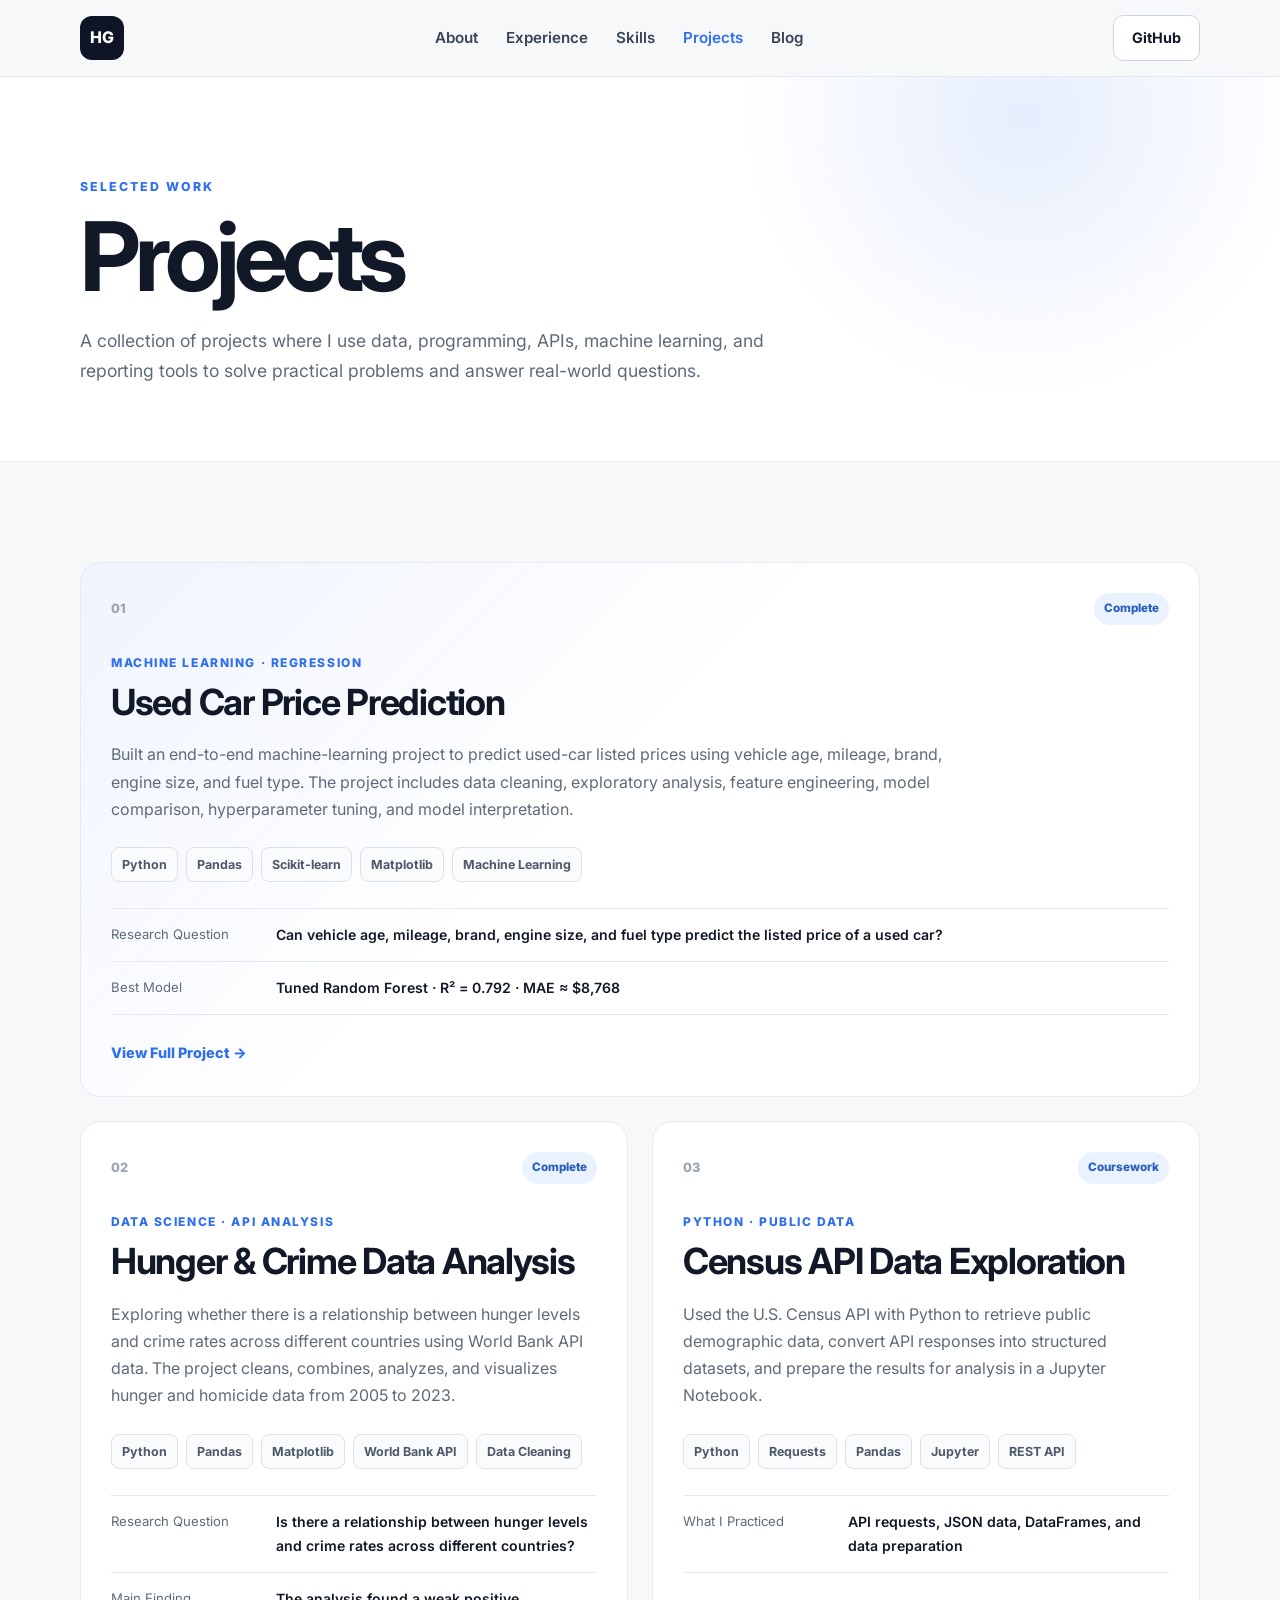
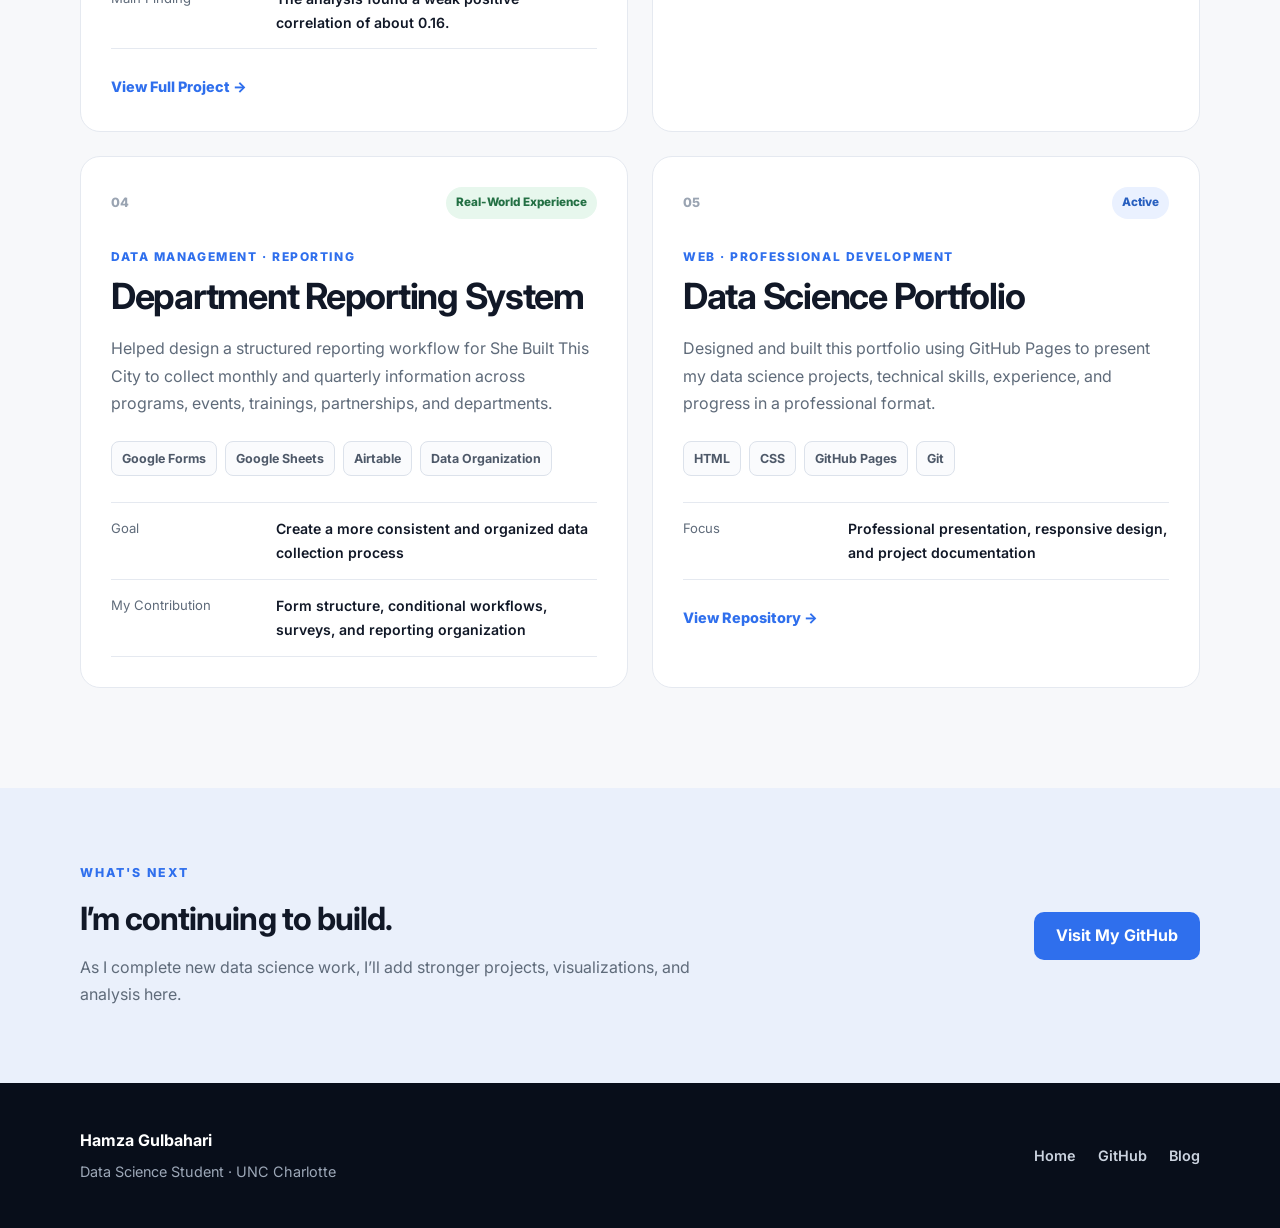
<file: projects.html>
<!DOCTYPE html>
<html lang="en">

<head>
  <meta charset="UTF-8" />
  <meta name="viewport" content="width=device-width, initial-scale=1.0" />

  <meta
    name="description"
    content="Data science and analytics projects by Hamza Gulbahari."
  />

  <title>Projects | Hamza Gulbahari</title>

  <link rel="preconnect" href="https://fonts.googleapis.com">
  <link rel="preconnect" href="https://fonts.gstatic.com" crossorigin>

  <link
    href="https://fonts.googleapis.com/css2?family=Inter:wght@400;500;600;700;800&display=swap"
    rel="stylesheet"
  >

  <link rel="stylesheet" href="styles.css" />
</head>

<body>

  <!-- Navigation -->
  <header class="site-header">
    <div class="container nav">

      <a class="logo" href="index.html">HG</a>

      <nav class="nav-links" aria-label="Main navigation">
        <a href="index.html#about">About</a>
        <a href="index.html#experience">Experience</a>
        <a href="index.html#skills">Skills</a>
        <a href="projects.html" class="active-link">Projects</a>
        <a href="blog/blog1.html">Blog</a>
      </nav>

      <a
        class="nav-button"
        href="https://github.com/HamzaG1111"
        target="_blank"
        rel="noopener"
      >
        GitHub
      </a>

    </div>
  </header>


  <main>

    <!-- Projects Header -->
    <section class="projects-hero">
      <div class="container">

        <p class="eyebrow">SELECTED WORK</p>

        <h1>Projects</h1>

        <p>
          A collection of projects where I use data, programming, APIs,
          machine learning, and reporting tools to solve practical problems
          and answer real-world questions.
        </p>

      </div>
    </section>


    <!-- Projects -->
    <section class="section project-section">
      <div class="container project-grid">


        <!-- Project 01 -->
        <article class="project-card project-featured-card">

          <div class="project-card-top">
            <span class="project-number">01</span>
            <span class="status-badge status-complete">Complete</span>
          </div>

          <div class="project-body">

            <p class="project-type">
              MACHINE LEARNING · REGRESSION
            </p>

            <h2>Used Car Price Prediction</h2>

            <p class="project-description">
              Built an end-to-end machine-learning project to predict
              used-car listed prices using vehicle age, mileage, brand,
              engine size, and fuel type. The project includes data cleaning,
              exploratory analysis, feature engineering, model comparison,
              hyperparameter tuning, and model interpretation.
            </p>

            <div class="tech-tags">
              <span>Python</span>
              <span>Pandas</span>
              <span>Scikit-learn</span>
              <span>Matplotlib</span>
              <span>Machine Learning</span>
            </div>

            <div class="project-details">

              <div>
                <span>Research Question</span>
                <strong>
                  Can vehicle age, mileage, brand, engine size, and fuel type
                  predict the listed price of a used car?
                </strong>
              </div>

              <div>
                <span>Best Model</span>
                <strong>
                  Tuned Random Forest · R² = 0.792 · MAE ≈ $8,768
                </strong>
              </div>

            </div>

            <div class="project-actions">
              <a
                class="project-link"
                href="https://github.com/HamzaG1111/data-science-portfolio/blob/main/used-car-price-prediction/used_car_price_prediction.ipynb"
                target="_blank"
                rel="noopener"
              >
                View Full Project →
              </a>
            </div>

          </div>
        </article>


        <!-- Project 02 -->
        <article class="project-card">

          <div class="project-card-top">
            <span class="project-number">02</span>
            <span class="status-badge status-complete">Complete</span>
          </div>

          <div class="project-body">

            <p class="project-type">
              DATA SCIENCE · API ANALYSIS
            </p>

            <h2>Hunger &amp; Crime Data Analysis</h2>

            <p class="project-description">
              Exploring whether there is a relationship between hunger
              levels and crime rates across different countries using
              World Bank API data. The project cleans, combines, analyzes,
              and visualizes hunger and homicide data from 2005 to 2023.
            </p>

            <div class="tech-tags">
              <span>Python</span>
              <span>Pandas</span>
              <span>Matplotlib</span>
              <span>World Bank API</span>
              <span>Data Cleaning</span>
            </div>

            <div class="project-details">

              <div>
                <span>Research Question</span>
                <strong>
                  Is there a relationship between hunger levels and
                  crime rates across different countries?
                </strong>
              </div>

              <div>
                <span>Main Finding</span>
                <strong>
                  The analysis found a weak positive correlation
                  of about 0.16.
                </strong>
              </div>

            </div>

            <div class="project-actions">
              <a
                class="project-link"
                href="https://github.com/HamzaG1111/hunger-crime-analysis"
                target="_blank"
                rel="noopener"
              >
                View Full Project →
              </a>
            </div>

          </div>
        </article>


        <!-- Project 03 -->
        <article class="project-card">

          <div class="project-card-top">
            <span class="project-number">03</span>
            <span class="status-badge status-complete">Coursework</span>
          </div>

          <div class="project-body">

            <p class="project-type">
              PYTHON · PUBLIC DATA
            </p>

            <h2>Census API Data Exploration</h2>

            <p class="project-description">
              Used the U.S. Census API with Python to retrieve public
              demographic data, convert API responses into structured
              datasets, and prepare the results for analysis in a
              Jupyter Notebook.
            </p>

            <div class="tech-tags">
              <span>Python</span>
              <span>Requests</span>
              <span>Pandas</span>
              <span>Jupyter</span>
              <span>REST API</span>
            </div>

            <div class="project-details">

              <div>
                <span>What I Practiced</span>
                <strong>
                  API requests, JSON data, DataFrames, and data preparation
                </strong>
              </div>

            </div>

          </div>
        </article>


        <!-- Project 04 -->
        <article class="project-card">

          <div class="project-card-top">
            <span class="project-number">04</span>
            <span class="status-badge status-real">
              Real-World Experience
            </span>
          </div>

          <div class="project-body">

            <p class="project-type">
              DATA MANAGEMENT · REPORTING
            </p>

            <h2>Department Reporting System</h2>

            <p class="project-description">
              Helped design a structured reporting workflow for
              She Built This City to collect monthly and quarterly
              information across programs, events, trainings,
              partnerships, and departments.
            </p>

            <div class="tech-tags">
              <span>Google Forms</span>
              <span>Google Sheets</span>
              <span>Airtable</span>
              <span>Data Organization</span>
            </div>

            <div class="project-details">

              <div>
                <span>Goal</span>
                <strong>
                  Create a more consistent and organized data collection process
                </strong>
              </div>

              <div>
                <span>My Contribution</span>
                <strong>
                  Form structure, conditional workflows, surveys,
                  and reporting organization
                </strong>
              </div>

            </div>

          </div>
        </article>


        <!-- Project 05 -->
        <article class="project-card">

          <div class="project-card-top">
            <span class="project-number">05</span>
            <span class="status-badge status-complete">Active</span>
          </div>

          <div class="project-body">

            <p class="project-type">
              WEB · PROFESSIONAL DEVELOPMENT
            </p>

            <h2>Data Science Portfolio</h2>

            <p class="project-description">
              Designed and built this portfolio using GitHub Pages
              to present my data science projects, technical skills,
              experience, and progress in a professional format.
            </p>

            <div class="tech-tags">
              <span>HTML</span>
              <span>CSS</span>
              <span>GitHub Pages</span>
              <span>Git</span>
            </div>

            <div class="project-details">

              <div>
                <span>Focus</span>
                <strong>
                  Professional presentation, responsive design,
                  and project documentation
                </strong>
              </div>

            </div>

            <div class="project-actions">
              <a
                class="project-link"
                href="https://github.com/HamzaG1111/data-science-portfolio"
                target="_blank"
                rel="noopener"
              >
                View Repository →
              </a>
            </div>

          </div>
        </article>


      </div>
    </section>


    <!-- Call to Action -->
    <section class="projects-cta">

      <div class="container projects-cta-inner">

        <div>

          <p class="section-label">
            WHAT'S NEXT
          </p>

          <h2>
            I’m continuing to build.
          </h2>

          <p>
            As I complete new data science work, I’ll add stronger
            projects, visualizations, and analysis here.
          </p>

        </div>

        <a
          class="button button-primary"
          href="https://github.com/HamzaG1111"
          target="_blank"
          rel="noopener"
        >
          Visit My GitHub
        </a>

      </div>

    </section>

  </main>


  <!-- Footer -->
  <footer>

    <div class="container footer-content">

      <div>
        <strong>Hamza Gulbahari</strong>
        <p>Data Science Student · UNC Charlotte</p>
      </div>

      <div class="footer-links">

        <a href="index.html">
          Home
        </a>

        <a
          href="https://github.com/HamzaG1111"
          target="_blank"
          rel="noopener"
        >
          GitHub
        </a>

        <a href="blog/blog1.html">
          Blog
        </a>

      </div>

    </div>
  </footer>

</body>

</html>
</file>
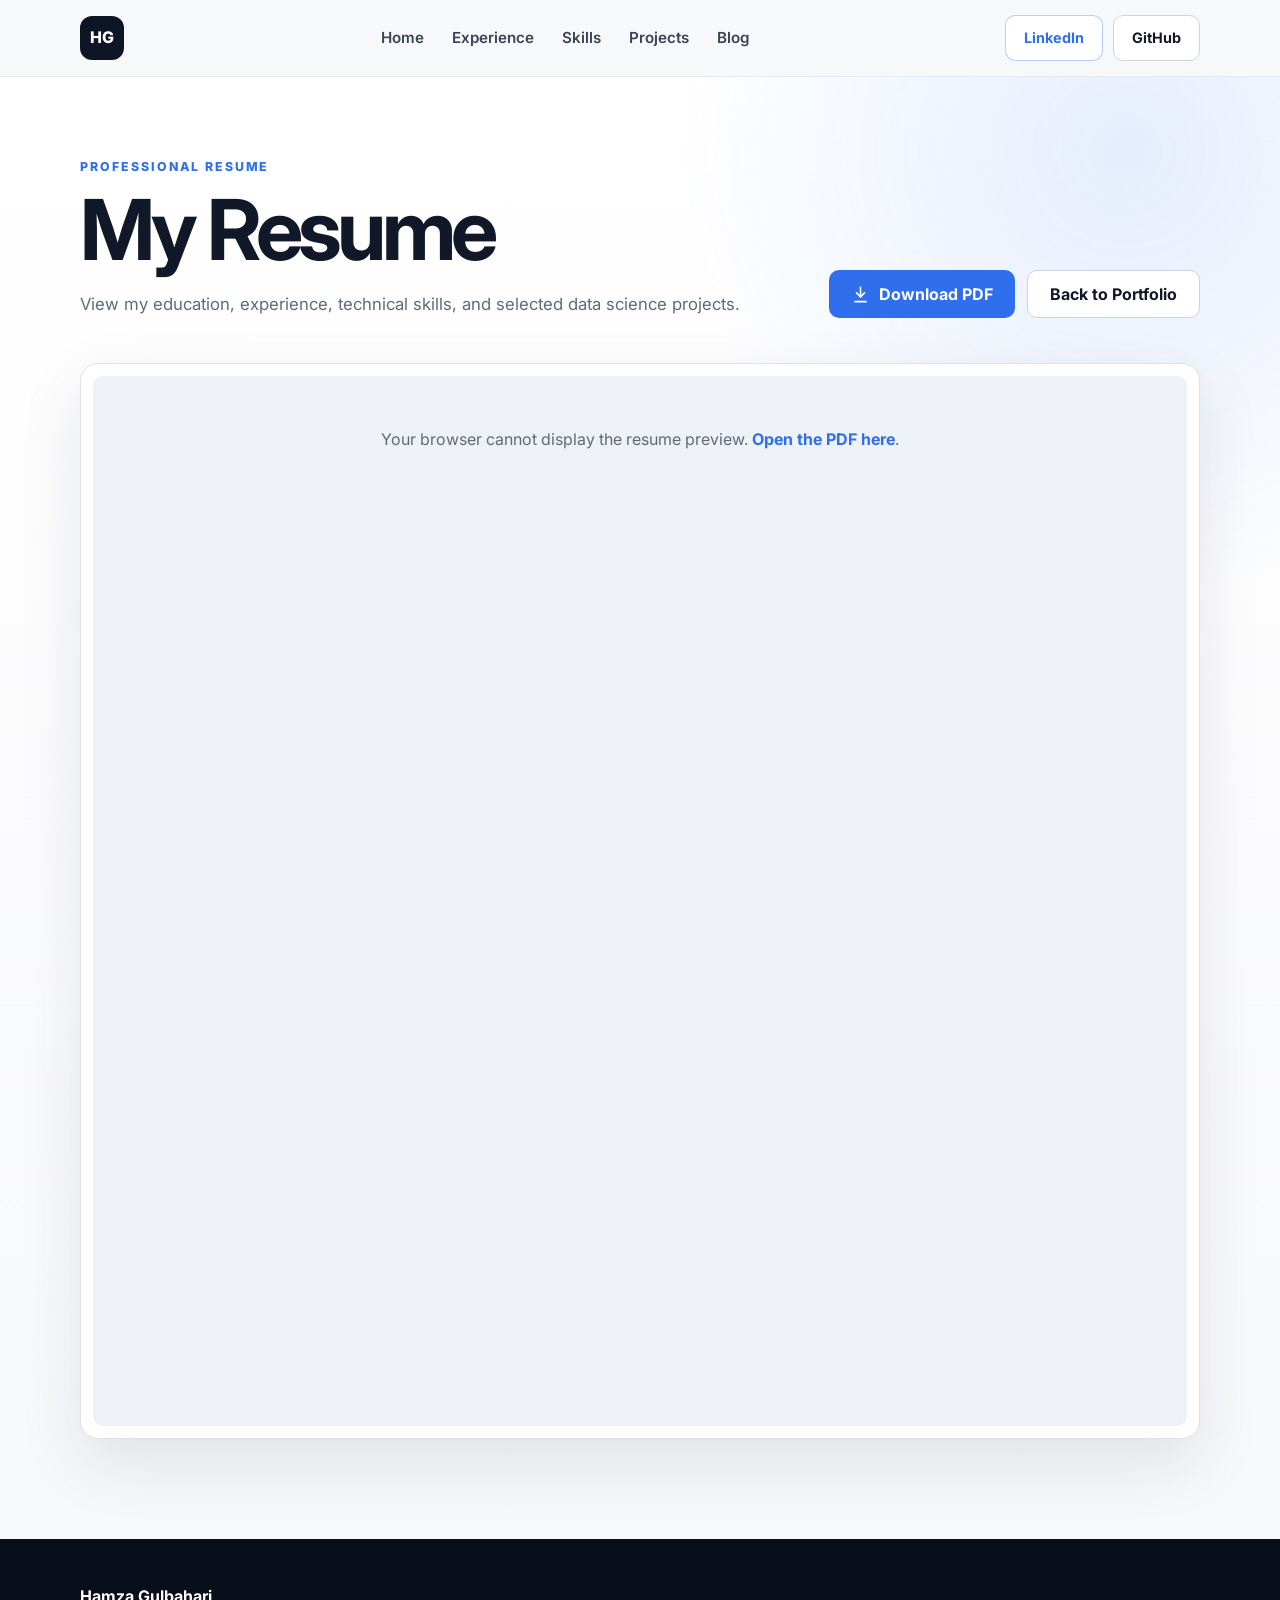
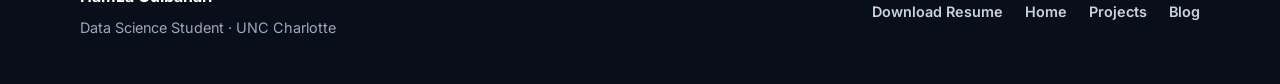
<file: resume.html>
<!DOCTYPE html>
<html lang="en">
<head>
  <meta charset="UTF-8" />
  <meta name="viewport" content="width=device-width, initial-scale=1.0" />
  <meta name="description" content="View and download Hamza Gulbahari's data science resume." />
  <title>Hamza Gulbahari | Resume</title>
  <link rel="preconnect" href="https://fonts.googleapis.com">
  <link rel="preconnect" href="https://fonts.gstatic.com" crossorigin>
  <link href="https://fonts.googleapis.com/css2?family=Inter:wght@400;500;600;700;800&display=swap" rel="stylesheet">
  <link rel="stylesheet" href="styles.css" />
</head>

<body>
  <header class="site-header">
    <div class="container nav">
      <a class="logo" href="index.html" aria-label="Hamza Gulbahari homepage">HG</a>

      <nav class="nav-links" aria-label="Main navigation">
        <a href="index.html">Home</a>
        <a href="index.html#experience">Experience</a>
        <a href="index.html#skills">Skills</a>
        <a href="projects.html">Projects</a>
        <a href="blog/blog1.html">Blog</a>
      </nav>

      <div class="nav-actions">
        <a
          class="nav-button nav-button-linkedin"
          href="https://www.linkedin.com/in/hamza-gulbahari-58622428b"
          target="_blank"
          rel="noopener noreferrer"
        >
          LinkedIn
        </a>

        <a
          class="nav-button"
          href="https://github.com/HamzaG1111"
          target="_blank"
          rel="noopener noreferrer"
        >
          GitHub
        </a>
      </div>
    </div>
  </header>

  <main class="resume-page">
    <div class="container">
      <section class="resume-intro">
        <div>
          <p class="section-label">PROFESSIONAL RESUME</p>
          <h1>My Resume</h1>
          <p class="resume-intro-copy">
            View my education, experience, technical skills, and selected data science projects.
          </p>
        </div>

        <div class="resume-actions">
          <a
            class="button button-primary"
            href="Hamza_Gulbahari_Resume.pdf"
            download="Hamza_Gulbahari_Resume.pdf"
          >
            <svg class="button-icon" viewBox="0 0 24 24" fill="none" stroke="currentColor" stroke-width="2" stroke-linecap="round" stroke-linejoin="round" aria-hidden="true">
              <path d="M12 3v12"></path>
              <path d="m7 10 5 5 5-5"></path>
              <path d="M5 21h14"></path>
            </svg>
            Download PDF
          </a>

          <a class="button button-secondary" href="index.html">Back to Portfolio</a>
        </div>
      </section>

      <section class="resume-viewer" aria-label="Resume preview">
        <object
          class="resume-document"
          data="Hamza_Gulbahari_Resume.pdf#view=FitH&amp;toolbar=1&amp;navpanes=0"
          type="application/pdf"
          aria-label="Hamza Gulbahari resume PDF"
        >
          <p class="resume-fallback">
            Your browser cannot display the resume preview.
            <a href="Hamza_Gulbahari_Resume.pdf" target="_blank" rel="noopener">Open the PDF here</a>.
          </p>
        </object>
      </section>
    </div>
  </main>

  <footer>
    <div class="container footer-content">
      <div>
        <strong>Hamza Gulbahari</strong>
        <p>Data Science Student · UNC Charlotte</p>
      </div>

      <div class="footer-links">
        <a href="Hamza_Gulbahari_Resume.pdf" download="Hamza_Gulbahari_Resume.pdf">Download Resume</a>
        <a href="index.html">Home</a>
        <a href="projects.html">Projects</a>
        <a href="blog/blog1.html">Blog</a>
      </div>
    </div>
  </footer>
</body>
</html>
</file>
<file: home.css>
/* Hamza Gulbahari — dedicated homepage stylesheet */

* {
  box-sizing: border-box;
  margin: 0;
  padding: 0;
}

:root {
  --ink: #f7f9ff;
  --muted: #a9b7cc;
  --blue: #4c8dff;
  --blue-bright: #75b8ff;
  --violet: #8b5cf6;
  --cyan: #22d3ee;
  --line: rgba(148, 163, 184, 0.16);
  --panel: rgba(9, 18, 40, 0.76);
  --page: #050914;
  --max-width: 1180px;
}

html {
  scroll-behavior: smooth;
}

body {
  min-width: 320px;
  overflow-x: hidden;
  background: var(--page);
  color: var(--ink);
  font-family: "Inter", Arial, sans-serif;
  line-height: 1.65;
}

a {
  color: inherit;
  text-decoration: none;
}

.container {
  width: min(var(--max-width), calc(100% - 48px));
  margin-inline: auto;
}

.scroll-progress {
  position: fixed;
  inset: 0 auto auto 0;
  z-index: 1000;
  width: 0;
  height: 3px;
  background: linear-gradient(90deg, var(--cyan), var(--blue), var(--violet));
  box-shadow: 0 0 18px rgba(76, 141, 255, 0.9);
}

/* Cinematic Charlotte scene */

.animated-background {
  position: fixed;
  inset: 0;
  z-index: 0;
  overflow: hidden;
  pointer-events: none;
  background: #02050c;
}

.city-backdrop {
  position: absolute;
  inset: -7%;
  z-index: 0;
  background: url("charlotte-night.jpg") center 48% / cover no-repeat;
  filter: saturate(0.92) contrast(1.08) brightness(0.72);
  transform: translate3d(0, var(--city-scroll, 0), 0) scale(1.1);
  transform-origin: center;
  will-change: transform;
}

.city-overlay {
  position: absolute;
  inset: 0;
  z-index: 1;
  background:
    linear-gradient(90deg, rgba(2, 5, 14, 0.94) 0%, rgba(3, 8, 22, 0.79) 35%, rgba(3, 9, 25, 0.36) 68%, rgba(2, 6, 18, 0.55) 100%),
    linear-gradient(180deg, rgba(2, 5, 14, 0.32) 0%, rgba(2, 6, 18, 0.12) 50%, rgba(2, 5, 14, 0.88) 100%);
}

.background-grid {
  position: absolute;
  inset: 42% -18% -38%;
  z-index: 2;
  opacity: 0.12;
  background-image:
    linear-gradient(rgba(111, 177, 255, 0.2) 1px, transparent 1px),
    linear-gradient(90deg, rgba(111, 177, 255, 0.2) 1px, transparent 1px);
  background-size: 72px 72px;
  transform: perspective(650px) rotateX(62deg);
  transform-origin: top;
  animation: gridDrift 18s linear infinite;
  -webkit-mask-image: linear-gradient(to bottom, transparent, #000 34%, transparent 90%);
  mask-image: linear-gradient(to bottom, transparent, #000 34%, transparent 90%);
}

.building-shimmer {
  position: absolute;
  inset: 31% 5% 15%;
  z-index: 3;
  opacity: 0.18;
  background-image:
    radial-gradient(circle, rgba(255, 229, 152, 0.95) 0 1px, transparent 2px),
    radial-gradient(circle, rgba(125, 211, 252, 0.95) 0 1px, transparent 2px);
  background-position: 0 0, 24px 17px;
  background-size: 53px 41px, 67px 49px;
  animation: cityShimmer 5s steps(2, end) infinite;
  mix-blend-mode: screen;
  -webkit-mask-image: linear-gradient(to bottom, transparent, #000 20%, #000 74%, transparent);
  mask-image: linear-gradient(to bottom, transparent, #000 20%, #000 74%, transparent);
}

.market-stream {
  position: absolute;
  top: 14%;
  right: 2.2vw;
  z-index: 4;
  width: 92px;
  height: 68vh;
  overflow: hidden;
  opacity: 0.3;
  color: #d4e6ff;
  font: 600 0.67rem/1 "SFMono-Regular", Consolas, monospace;
  letter-spacing: 0.09em;
  text-shadow: 0 0 13px rgba(76, 141, 255, 0.85);
  -webkit-mask-image: linear-gradient(to bottom, transparent, #000 14%, #000 86%, transparent);
  mask-image: linear-gradient(to bottom, transparent, #000 14%, #000 86%, transparent);
}

.market-track {
  display: flex;
  flex-direction: column;
  align-items: flex-end;
  gap: 22px;
  padding-block: 11px;
  animation: marketFlow 18s linear infinite;
}

.market-track .up { color: #7ff0c6; }
.market-track .down { color: #ff9db1; }

.traffic-lights {
  position: absolute;
  right: 0;
  bottom: 7vh;
  left: 0;
  z-index: 4;
  height: 84px;
  overflow: hidden;
  opacity: 0.76;
  -webkit-mask-image: linear-gradient(90deg, transparent, #000 12%, #000 88%, transparent);
  mask-image: linear-gradient(90deg, transparent, #000 12%, #000 88%, transparent);
}

.light-trail {
  position: absolute;
  left: -28%;
  width: clamp(150px, 20vw, 330px);
  height: 2px;
  border-radius: 999px;
  background: linear-gradient(90deg, transparent, #fff 32%, #8bc5ff 74%, transparent);
  box-shadow: 0 0 8px #bfdbfe, 0 0 20px rgba(59, 130, 246, 0.7);
  animation: driveAcross 9s ease-in-out infinite;
}

.trail-one { top: 12px; animation-delay: -1.3s; }
.trail-two { top: 32px; animation-delay: -5.8s; animation-duration: 11s; }
.trail-three { top: 53px; animation-delay: -8s; animation-duration: 10s; }

.trail-four,
.trail-five {
  background: linear-gradient(90deg, transparent, #fb7185 34%, #ef4444 74%, transparent);
  box-shadow: 0 0 8px #fb7185, 0 0 20px rgba(239, 68, 68, 0.62);
  animation-name: driveBack;
}

.trail-four { top: 69px; animation-delay: -4s; animation-duration: 12s; }
.trail-five { top: 43px; animation-delay: -9s; animation-duration: 13s; }

.glow-orb {
  position: absolute;
  z-index: 3;
  border-radius: 50%;
  filter: blur(85px);
  opacity: 0.18;
  mix-blend-mode: screen;
}

.glow-orb-one {
  top: 4%;
  right: 9%;
  width: 380px;
  height: 380px;
  background: #2563eb;
  translate: 0 var(--orb-one-scroll, 0);
}

.glow-orb-two {
  bottom: 0;
  left: 7%;
  width: 350px;
  height: 350px;
  background: #7c3aed;
  translate: 0 var(--orb-two-scroll, 0);
}

.glow-orb-three {
  top: 48%;
  left: 48%;
  width: 260px;
  height: 260px;
  background: #0891b2;
  translate: 0 var(--orb-three-scroll, 0);
}

/* Header */

.site-header {
  position: sticky;
  top: 0;
  z-index: 100;
  color: var(--ink);
  background: rgba(3, 7, 18, 0.73);
  border-bottom: 1px solid rgba(148, 163, 184, 0.14);
  backdrop-filter: blur(20px) saturate(145%);
}

.nav {
  min-height: 78px;
  display: flex;
  align-items: center;
  justify-content: space-between;
  gap: 30px;
}

.logo {
  width: 48px;
  height: 48px;
  display: grid;
  flex: 0 0 auto;
  place-items: center;
  border-radius: 14px;
  background: linear-gradient(135deg, #3b82f6, #7c3aed);
  box-shadow: 0 10px 35px rgba(76, 141, 255, 0.34);
  font-weight: 800;
  letter-spacing: -0.04em;
}

.nav-links,
.nav-actions,
.footer-links {
  display: flex;
  align-items: center;
}

.nav-links {
  gap: 31px;
  color: #c8d3e3;
  font-size: 0.92rem;
  font-weight: 650;
}

.nav-links a {
  position: relative;
  transition: color 0.2s ease;
}

.nav-links a::after {
  content: "";
  position: absolute;
  right: 0;
  bottom: -9px;
  left: 0;
  height: 2px;
  border-radius: 999px;
  background: linear-gradient(90deg, var(--cyan), var(--blue));
  transform: scaleX(0);
  transition: transform 0.24s ease;
}

.nav-links a:hover,
.nav-links a.active-section {
  color: #fff;
}

.nav-links a:hover::after,
.nav-links a.active-section::after {
  transform: scaleX(1);
}

.nav-actions { gap: 10px; }

.nav-button {
  min-height: 43px;
  display: inline-flex;
  align-items: center;
  justify-content: center;
  padding-inline: 18px;
  border: 1px solid rgba(255, 255, 255, 0.2);
  border-radius: 11px;
  background: rgba(255, 255, 255, 0.055);
  font-size: 0.87rem;
  font-weight: 750;
  transition: 0.22s ease;
}

.nav-button:hover {
  color: #8fd3ff;
  border-color: rgba(117, 184, 255, 0.7);
  background: rgba(76, 141, 255, 0.13);
  transform: translateY(-2px);
}

/* Hero */

main,
footer {
  position: relative;
  z-index: 1;
}

.hero {
  min-height: calc(100vh - 78px);
  display: flex;
  align-items: center;
  padding: 82px 0 86px;
}

.hero-grid {
  display: grid;
  grid-template-columns: minmax(0, 1.38fr) minmax(320px, 0.72fr);
  align-items: center;
  gap: clamp(54px, 6vw, 92px);
}

.hero-copy {
  text-shadow: 0 3px 30px rgba(0, 0, 0, 0.64);
}

.eyebrow,
.section-label,
.profile-label,
.bento-label,
.experience-role-label,
.skill-panel-label {
  color: var(--blue-bright);
  font-size: 0.74rem;
  font-weight: 800;
  letter-spacing: 0.17em;
}

.hero h1 {
  max-width: 750px;
  margin-top: 19px;
  font-size: clamp(3.8rem, 7vw, 6.4rem);
  line-height: 0.92;
  letter-spacing: -0.07em;
}

.hero h1 span {
  color: #4c8dff;
  background: linear-gradient(130deg, #70b5ff 0%, #4c8dff 46%, #8b5cf6 100%);
  -webkit-background-clip: text;
  background-clip: text;
  -webkit-text-fill-color: transparent;
}

.hero h2 {
  margin-top: 30px;
  color: #edf3ff;
  font-size: clamp(1.35rem, 2vw, 1.75rem);
  line-height: 1.3;
}

.hero-text {
  max-width: 720px;
  margin-top: 22px;
  color: #c2cee0;
  font-size: 1.06rem;
}

.hero-actions {
  display: flex;
  flex-wrap: wrap;
  gap: 13px;
  margin-top: 34px;
}

.button {
  min-height: 50px;
  display: inline-flex;
  align-items: center;
  justify-content: center;
  padding: 0 23px;
  border-radius: 11px;
  font-weight: 750;
  transition: transform 0.22s ease, border-color 0.22s ease, background 0.22s ease;
}

.button:hover { transform: translateY(-3px); }

.button-primary {
  color: #fff;
  background: linear-gradient(135deg, #377cf3, #5d67f1);
  box-shadow: 0 15px 35px rgba(55, 124, 243, 0.28);
}

.button-primary:hover {
  background: linear-gradient(135deg, #4b8dff, #765df6);
}

.button-secondary {
  color: #fff;
  border: 1px solid rgba(255, 255, 255, 0.28);
  background: rgba(8, 15, 33, 0.6);
  backdrop-filter: blur(14px);
}

.button-secondary:hover {
  border-color: rgba(117, 184, 255, 0.7);
  background: rgba(76, 141, 255, 0.14);
}

.quick-info {
  display: flex;
  flex-wrap: wrap;
  gap: 9px;
  margin-top: 33px;
}

.quick-info span {
  padding: 7px 13px;
  border: 1px solid rgba(125, 211, 252, 0.24);
  border-radius: 999px;
  color: #e0ecff;
  background: rgba(5, 12, 29, 0.64);
  font-size: 0.77rem;
  font-weight: 750;
  backdrop-filter: blur(12px);
}

.profile-card {
  min-height: 550px;
  display: flex;
  flex-direction: column;
  justify-content: space-between;
  gap: 32px;
  padding: 38px;
  border: 1px solid rgba(125, 211, 252, 0.24);
  border-radius: 26px;
  background: linear-gradient(145deg, rgba(8, 18, 43, 0.84), rgba(5, 11, 28, 0.75));
  box-shadow: 0 35px 100px rgba(0, 0, 0, 0.55), inset 0 1px 0 rgba(255, 255, 255, 0.08);
  backdrop-filter: blur(22px) saturate(130%);
  transform-style: preserve-3d;
}

.profile-mark {
  width: 82px;
  height: 82px;
  display: grid;
  place-items: center;
  border: 1px solid rgba(255, 255, 255, 0.08);
  border-radius: 22px;
  background: rgba(2, 7, 19, 0.63);
  font-size: 1.5rem;
  font-weight: 800;
}

.profile-card h3 {
  margin-top: 14px;
  font-size: clamp(1.65rem, 2.6vw, 2.2rem);
  line-height: 1.17;
  letter-spacing: -0.04em;
}

.profile-card > div > p:last-child {
  margin-top: 17px;
  color: var(--muted);
}

.profile-details {
  border-top: 1px solid var(--line);
}

.profile-details div {
  display: flex;
  justify-content: space-between;
  gap: 22px;
  padding: 19px 0;
  border-bottom: 1px solid var(--line);
}

.profile-details span { color: var(--muted); }
.profile-details strong { text-align: right; }

/* Shared section system */

.section {
  padding: 118px 0;
  scroll-margin-top: 78px;
}

.section-title {
  margin-top: 12px;
  font-size: clamp(2.55rem, 5vw, 4.7rem);
  line-height: 1.03;
  letter-spacing: -0.06em;
}

.section-title span {
  color: #649dff;
}

.section-heading-row,
.about-heading {
  display: grid;
  grid-template-columns: 1.12fr 0.88fr;
  align-items: end;
  gap: 70px;
  padding-bottom: 44px;
  border-bottom: 1px solid var(--line);
}

.section-heading-copy,
.about-introduction {
  max-width: 525px;
  color: var(--muted);
  font-size: 1.03rem;
}

/* About — controlled bento grid */

.section-about {
  overflow: hidden;
  background:
    radial-gradient(circle at 83% 18%, rgba(37, 99, 235, 0.14), transparent 27%),
    linear-gradient(180deg, #060b17 0%, #080d1b 100%);
  border-top: 1px solid var(--line);
}

.about-bento {
  display: grid;
  grid-template-columns: minmax(0, 1.4fr) minmax(290px, 0.6fr);
  grid-template-rows: repeat(2, minmax(225px, auto));
  gap: 18px;
  margin-top: 38px;
}

.bento-card {
  position: relative;
  overflow: hidden;
  padding: 31px;
  border: 1px solid rgba(125, 211, 252, 0.16);
  border-radius: 21px;
  background:
    linear-gradient(145deg, rgba(14, 27, 53, 0.88), rgba(7, 15, 32, 0.94));
  box-shadow: inset 0 1px 0 rgba(255, 255, 255, 0.04), 0 22px 60px rgba(0, 0, 0, 0.22);
  transform-style: preserve-3d;
}

.bento-card::before {
  content: "";
  position: absolute;
  right: -65px;
  bottom: -85px;
  width: 190px;
  height: 190px;
  border-radius: 50%;
  background: rgba(76, 141, 255, 0.11);
  filter: blur(25px);
}

.bento-card-main {
  grid-row: 1 / 3;
  padding: clamp(33px, 4vw, 52px);
}

.bento-card h3 {
  margin-top: 13px;
  font-size: 1.55rem;
  line-height: 1.22;
  letter-spacing: -0.035em;
}

.bento-card-main h3 {
  max-width: 700px;
  font-size: clamp(2rem, 3.8vw, 3.2rem);
}

.bento-card h3 span { color: #70a6ff; }

.bento-card > p:not(.bento-label) {
  position: relative;
  max-width: 720px;
  margin-top: 17px;
  color: var(--muted);
}

.journey {
  display: grid;
  grid-template-columns: minmax(0, 1fr) 54px minmax(0, 1fr);
  align-items: center;
  gap: 14px;
  margin-top: 34px;
  padding-top: 28px;
  border-top: 1px solid var(--line);
}

.journey-item {
  display: flex;
  align-items: center;
  gap: 13px;
}

.journey-item > span {
  width: 39px;
  height: 39px;
  display: grid;
  flex: 0 0 auto;
  place-items: center;
  border: 1px solid rgba(117, 184, 255, 0.35);
  border-radius: 11px;
  color: #90c8ff;
  background: rgba(59, 130, 246, 0.09);
  font-size: 0.72rem;
  font-weight: 800;
}

.journey-item strong { display: block; }
.journey-item p { margin-top: 3px; color: #8190a6; font-size: 0.78rem; }
.journey-line { height: 1px; background: linear-gradient(90deg, #4c8dff, #8b5cf6); }

.mini-code {
  display: flex;
  align-items: center;
  gap: 11px;
  margin-top: 29px;
  color: #a7cfff;
  font-family: "SFMono-Regular", Consolas, monospace;
  font-size: 0.82rem;
}

.mini-code span:not(:nth-child(2)) {
  padding: 7px 10px;
  border: 1px solid rgba(125, 211, 252, 0.15);
  border-radius: 8px;
  background: rgba(37, 99, 235, 0.08);
}

.focus-tags,
.experience-tools,
.skill-list {
  display: flex;
  flex-wrap: wrap;
  gap: 8px;
  margin-top: 26px;
}

.focus-tags span,
.experience-tools span,
.skill-list span {
  padding: 7px 10px;
  border: 1px solid rgba(125, 211, 252, 0.16);
  border-radius: 8px;
  color: #c2d4ea;
  background: rgba(37, 99, 235, 0.07);
  font-size: 0.74rem;
  font-weight: 700;
}

/* Experience */

.experience-showcase {
  background:
    radial-gradient(circle at 13% 12%, rgba(124, 58, 237, 0.13), transparent 28%),
    #080d19;
  border-top: 1px solid var(--line);
}

.experience-browser {
  display: grid;
  grid-template-columns: minmax(245px, 0.38fr) minmax(0, 1fr);
  align-items: start;
  gap: 18px;
  margin-top: 42px;
}

.experience-selector {
  display: grid;
  gap: 10px;
}

.experience-tab {
  position: relative;
  width: 100%;
  display: grid;
  gap: 4px;
  padding: 21px 22px 21px 25px;
  overflow: hidden;
  border: 1px solid rgba(125, 211, 252, 0.12);
  border-radius: 16px;
  color: #f4f7fc;
  background: rgba(10, 21, 42, 0.62);
  font: inherit;
  text-align: left;
  cursor: pointer;
  transition: border-color 0.22s ease, background 0.22s ease, transform 0.22s ease;
}

.experience-tab::before {
  content: "";
  position: absolute;
  inset: 12px auto 12px 0;
  width: 3px;
  border-radius: 999px;
  background: linear-gradient(180deg, #38bdf8, #6366f1);
  opacity: 0;
  transform: scaleY(0.3);
  transition: opacity 0.22s ease, transform 0.22s ease;
}

.experience-tab:hover {
  border-color: rgba(117, 184, 255, 0.28);
  background: rgba(25, 49, 88, 0.62);
  transform: translateX(3px);
}

.experience-tab.is-active {
  border-color: rgba(117, 184, 255, 0.44);
  background: linear-gradient(135deg, rgba(38, 82, 151, 0.35), rgba(20, 35, 71, 0.76));
  box-shadow: inset 0 1px 0 rgba(255, 255, 255, 0.05), 0 16px 36px rgba(0, 0, 0, 0.2);
}

.experience-tab.is-active::before {
  opacity: 1;
  transform: scaleY(1);
}

.experience-tab:focus-visible {
  outline: 2px solid #75b8ff;
  outline-offset: 3px;
}

.experience-tab-date {
  color: #72adf8 !important;
  font-size: 0.65rem !important;
  font-weight: 800;
  letter-spacing: 0.13em;
}

.experience-tab strong {
  font-size: 0.98rem;
  line-height: 1.3;
}

.experience-tab > span:last-child {
  color: #8fa0b6;
  font-size: 0.76rem;
  line-height: 1.4;
}

.experience-panels {
  min-width: 0;
}

.experience-detail[hidden] {
  display: none;
}

.experience-detail.is-active {
  animation: experienceIn 0.42s cubic-bezier(0.16, 1, 0.3, 1);
}

.experience-panel {
  padding: clamp(31px, 4vw, 49px);
  border: 1px solid rgba(125, 211, 252, 0.16);
  border-radius: 23px;
  background: linear-gradient(145deg, rgba(13, 26, 51, 0.92), rgba(7, 15, 32, 0.95));
  box-shadow: 0 26px 75px rgba(0, 0, 0, 0.27), inset 0 1px 0 rgba(255, 255, 255, 0.045);
  transform-style: preserve-3d;
}

.experience-panel-top,
.skill-panel-heading {
  display: flex;
  align-items: flex-start;
  justify-content: space-between;
  gap: 25px;
}

.experience-panel h3,
.skill-panel-heading h3,
.skill-panel > h3 {
  margin-top: 10px;
  font-size: clamp(1.55rem, 2.8vw, 2.25rem);
  line-height: 1.18;
  letter-spacing: -0.04em;
}

.experience-year {
  color: rgba(255, 255, 255, 0.14);
  font-size: 2.4rem;
  font-weight: 800;
}

.experience-panel-summary {
  max-width: 760px;
  margin-top: 20px;
  color: var(--muted);
}

.experience-company-line {
  margin-top: 17px;
  color: #7faeea;
  font-size: 0.82rem;
  font-weight: 700;
}

.experience-highlight-row {
  display: grid;
  grid-template-columns: repeat(3, minmax(0, 1fr));
  gap: 10px;
  margin-top: 30px;
}

.experience-highlight-row span {
  display: grid;
  min-height: 76px;
  place-items: center;
  padding: 14px;
  border: 1px solid rgba(125, 211, 252, 0.12);
  border-radius: 14px;
  color: #a9c9ed;
  background: rgba(59, 130, 246, 0.055);
  font-size: 0.77rem;
  font-weight: 750;
  text-align: center;
}

.impact-grid {
  display: grid;
  grid-template-columns: repeat(3, 1fr);
  gap: 10px;
  margin-top: 31px;
}

.impact-item {
  padding: 20px;
  border: 1px solid rgba(125, 211, 252, 0.12);
  border-radius: 14px;
  background: rgba(59, 130, 246, 0.055);
}

.impact-item strong {
  display: block;
  color: #82bbff;
  font-size: 1.7rem;
  line-height: 1;
}

.impact-item span {
  display: block;
  margin-top: 8px;
  color: #93a4ba;
  font-size: 0.76rem;
}

.experience-achievements {
  display: grid;
  gap: 14px;
  margin-top: 29px;
  list-style: none;
}

.experience-achievements li {
  position: relative;
  padding-left: 24px;
  color: #becbdd;
}

.experience-achievements li::before {
  content: "";
  position: absolute;
  top: 0.68em;
  left: 0;
  width: 8px;
  height: 8px;
  border-radius: 2px;
  background: linear-gradient(135deg, #38bdf8, #6366f1);
  box-shadow: 0 0 12px rgba(56, 189, 248, 0.5);
}

/* Skills */

.skills-showcase {
  background:
    radial-gradient(circle at 85% 16%, rgba(37, 99, 235, 0.13), transparent 27%),
    #060b16;
  border-top: 1px solid var(--line);
}

.skills-dashboard {
  display: grid;
  grid-template-columns: repeat(2, minmax(0, 1fr));
  gap: 17px;
  margin-top: 42px;
}

.skill-panel {
  position: relative;
  min-height: 220px;
  padding: 29px;
  overflow: hidden;
  border: 1px solid rgba(125, 211, 252, 0.14);
  border-radius: 19px;
  background: linear-gradient(145deg, rgba(12, 24, 47, 0.9), rgba(7, 14, 29, 0.94));
  transform-style: preserve-3d;
}

.skill-panel-code {
  min-height: 390px;
  grid-column: 1 / 3;
  padding: 38px;
}

.skill-status {
  padding: 7px 11px;
  border: 1px solid rgba(52, 211, 153, 0.23);
  border-radius: 999px;
  color: #90efc9;
  background: rgba(52, 211, 153, 0.07);
  font-size: 0.7rem;
  font-weight: 700;
}

.skill-index {
  position: absolute;
  top: 20px;
  right: 24px;
  color: rgba(255, 255, 255, 0.08);
  font-size: 2rem;
  font-weight: 800;
}

.code-window {
  margin-top: 27px;
  overflow: hidden;
  border: 1px solid rgba(148, 163, 184, 0.14);
  border-radius: 15px;
  background: #030711;
  box-shadow: 0 22px 60px rgba(0, 0, 0, 0.32);
}

.code-window-top {
  display: flex;
  align-items: center;
  gap: 17px;
  padding: 12px 16px;
  border-bottom: 1px solid rgba(148, 163, 184, 0.12);
  background: rgba(255, 255, 255, 0.025);
}

.code-window-top p {
  color: #718198;
  font-family: monospace;
  font-size: 0.73rem;
}

.window-dots { display: flex; gap: 6px; }
.window-dots span { width: 9px; height: 9px; border-radius: 50%; }
.window-dots span:nth-child(1) { background: #ff5f57; }
.window-dots span:nth-child(2) { background: #febc2e; }
.window-dots span:nth-child(3) { background: #28c840; }

.code-window pre {
  overflow-x: auto;
  padding: 25px;
  color: #d7e1ee;
  font-size: 0.88rem;
  line-height: 1.75;
}

.code-window code { font-family: "SFMono-Regular", Consolas, monospace; }
.code-purple { color: #c084fc; }
.code-blue { color: #67e8f9; }
.code-green { color: #86efac; }

/* Final CTA and footer */

.featured {
  background:
    radial-gradient(circle at 16% 18%, rgba(124, 58, 237, 0.2), transparent 31%),
    linear-gradient(135deg, #091329, #0c1830 60%, #091124);
  border-top: 1px solid var(--line);
}

.featured-content {
  display: flex;
  align-items: center;
  justify-content: space-between;
  gap: 50px;
  padding: 43px;
  border: 1px solid rgba(125, 211, 252, 0.17);
  border-radius: 22px;
  background: rgba(255, 255, 255, 0.035);
  box-shadow: inset 0 1px 0 rgba(255, 255, 255, 0.05);
  backdrop-filter: blur(15px);
}

.featured-content .section-title {
  max-width: 800px;
  font-size: clamp(2.1rem, 4vw, 3.7rem);
}

.featured-content p:not(.section-label) {
  max-width: 690px;
  margin-top: 17px;
  color: var(--muted);
}

footer {
  padding: 42px 0;
  background: #030711;
  border-top: 1px solid var(--line);
}

.footer-content {
  display: flex;
  flex-wrap: wrap;
  align-items: center;
  justify-content: space-between;
  gap: 25px;
}

.footer-content p {
  margin-top: 4px;
  color: #8190a6;
  font-size: 0.85rem;
}

.footer-links {
  flex-wrap: wrap;
  gap: 20px;
  color: #becbdd;
  font-size: 0.83rem;
  font-weight: 650;
}

.footer-links a:hover { color: #7dc3ff; }

.photo-credit {
  flex-basis: 100%;
  padding-top: 17px;
  border-top: 1px solid rgba(148, 163, 184, 0.12);
  color: #67758b !important;
  font-size: 0.68rem !important;
}

.photo-credit a {
  color: #91a9c8;
  text-decoration: underline;
  text-underline-offset: 3px;
}

/* Motion */

.reveal-on-scroll {
  opacity: 0;
  transform: translateY(35px);
  transition: opacity 0.75s ease var(--reveal-delay, 0ms), transform 0.75s cubic-bezier(0.16, 1, 0.3, 1) var(--reveal-delay, 0ms);
}

.reveal-on-scroll.is-visible {
  opacity: 1;
  transform: translateY(0);
}

.cursor-light {
  position: fixed;
  top: 0;
  left: 0;
  z-index: 0;
  width: 520px;
  height: 520px;
  border-radius: 50%;
  pointer-events: none;
  opacity: 0;
  background: radial-gradient(circle, rgba(76, 141, 255, 0.1), rgba(99, 102, 241, 0.045) 38%, transparent 70%);
  transition: opacity 0.35s ease;
  will-change: transform;
}

.cursor-light-visible { opacity: 1; }

.profile-card,
.bento-card,
.experience-panel,
.skill-panel {
  will-change: transform;
  transition: transform 0.2s ease, border-color 0.25s ease, box-shadow 0.25s ease;
}

.bento-card:hover,
.experience-panel:hover,
.skill-panel:hover,
.profile-card:hover {
  border-color: rgba(117, 184, 255, 0.38);
  box-shadow: 0 30px 82px rgba(0, 0, 0, 0.32), 0 0 35px rgba(37, 99, 235, 0.08);
}

@keyframes gridDrift {
  to { transform: perspective(650px) rotateX(62deg) translateY(72px); }
}

@keyframes cityShimmer {
  0%, 100% { opacity: 0.11; }
  42% { opacity: 0.25; }
  70% { opacity: 0.16; }
}

@keyframes marketFlow {
  to { transform: translateY(-100%); }
}

@keyframes driveAcross {
  0% { transform: translate3d(-10vw, 0, 0) scaleX(0.65); opacity: 0; }
  13% { opacity: 0.9; }
  86% { opacity: 0.8; }
  100% { transform: translate3d(150vw, 0, 0) scaleX(1.15); opacity: 0; }
}

@keyframes driveBack {
  0% { transform: translate3d(150vw, 0, 0) scaleX(1.1); opacity: 0; }
  13% { opacity: 0.85; }
  86% { opacity: 0.78; }
  100% { transform: translate3d(-10vw, 0, 0) scaleX(0.7); opacity: 0; }
}

@keyframes experienceIn {
  from {
    opacity: 0;
    transform: translateY(12px);
  }

  to {
    opacity: 1;
    transform: translateY(0);
  }
}

/* Responsive */

@media (max-width: 1050px) {
  .hero-grid {
    grid-template-columns: 1fr;
  }

  .profile-card {
    min-height: auto;
  }

  .market-stream { display: none; }

  .city-backdrop {
    background-position: 42% 50%;
  }
}

@media (max-width: 850px) {
  .nav-links { display: none; }

  .hero {
    min-height: auto;
    padding: 80px 0;
  }

  .about-heading,
  .section-heading-row,
  .experience-browser {
    grid-template-columns: 1fr;
  }

  .experience-selector {
    grid-template-columns: repeat(3, minmax(0, 1fr));
  }

  .about-heading,
  .section-heading-row {
    align-items: start;
    gap: 24px;
  }

  .about-bento {
    grid-template-columns: 1fr;
    grid-template-rows: auto;
  }

  .bento-card-main { grid-row: auto; }

  .featured-content {
    align-items: flex-start;
    flex-direction: column;
  }
}

@media (max-width: 650px) {
  .container {
    width: min(var(--max-width), calc(100% - 30px));
  }

  .nav { min-height: 70px; }
  .logo { width: 43px; height: 43px; border-radius: 12px; }
  .nav-button { min-height: 39px; padding-inline: 12px; font-size: 0.78rem; }
  .nav-actions { gap: 7px; }

  .hero {
    min-height: calc(100svh - 70px);
    padding: 65px 0;
  }

  .hero h1 { font-size: clamp(3.15rem, 16vw, 4.6rem); }
  .hero-text { font-size: 0.98rem; }
  .profile-card { padding: 27px; border-radius: 20px; }

  .section { padding: 86px 0; scroll-margin-top: 70px; }
  .section-title { font-size: clamp(2.35rem, 12vw, 3.6rem); }

  .bento-card,
  .bento-card-main,
  .experience-panel,
  .skill-panel,
  .skill-panel-code,
  .featured-content {
    padding: 25px;
  }

  .journey {
    grid-template-columns: 1fr;
  }

  .journey-line {
    width: 1px;
    height: 28px;
    margin-left: 19px;
  }

  .impact-grid,
  .experience-highlight-row,
  .skills-dashboard {
    grid-template-columns: 1fr;
  }

  .experience-selector {
    grid-template-columns: 1fr;
  }

  .skill-panel-code { grid-column: auto; }

  .experience-panel-top,
  .skill-panel-heading {
    flex-direction: column;
  }

  .experience-year { display: none; }

  .city-backdrop {
    inset: -3%;
    background-position: 45% center;
    transform: translate3d(0, var(--city-scroll, 0), 0) scale(1.07);
  }

  .city-overlay {
    background:
      linear-gradient(90deg, rgba(2, 5, 14, 0.94), rgba(3, 8, 22, 0.67)),
      linear-gradient(180deg, rgba(2, 5, 14, 0.24), rgba(2, 5, 14, 0.9));
  }

  .traffic-lights { opacity: 0.52; }
}

@media (prefers-reduced-motion: reduce) {
  html { scroll-behavior: auto; }

  .background-grid,
  .building-shimmer,
  .market-track,
  .light-trail {
    animation: none;
  }

  .market-stream,
  .traffic-lights,
  .cursor-light {
    display: none;
  }

  .city-backdrop {
    transform: scale(1.06);
  }

  .reveal-on-scroll,
  .reveal-on-scroll.is-visible {
    opacity: 1;
    transform: none;
    transition: none;
  }
}
</file>
<file: styles.css>
* {
  box-sizing: border-box;
  margin: 0;
  padding: 0;
}

:root {
  --background: #f7f8fa;
  --surface: #ffffff;
  --text: #111827;
  --muted: #5f6b7a;
  --dark: #0d1526;
  --dark-soft: #162136;
  --accent: #2f6fed;
  --accent-dark: #1f56c2;
  --border: #e5e9f0;
  --max-width: 1120px;
}

html {
  scroll-behavior: smooth;
}

body {
  font-family: "Inter", Arial, sans-serif;
  background: var(--background);
  color: var(--text);
  line-height: 1.7;
}

a {
  color: inherit;
  text-decoration: none;
}

.container {
  width: min(var(--max-width), calc(100% - 40px));
  margin: 0 auto;
}

.site-header {
  position: sticky;
  top: 0;
  z-index: 100;
  background: rgba(247, 248, 250, 0.94);
  border-bottom: 1px solid var(--border);
  backdrop-filter: blur(14px);
}

.nav {
  min-height: 76px;
  display: flex;
  align-items: center;
  justify-content: space-between;
  gap: 32px;
}

.logo {
  width: 44px;
  height: 44px;
  display: grid;
  place-items: center;
  border-radius: 12px;
  background: var(--dark);
  color: white;
  font-weight: 800;
  letter-spacing: -0.03em;
}

.nav-links {
  display: flex;
  align-items: center;
  gap: 28px;
  font-size: 0.95rem;
  font-weight: 600;
  color: #394457;
}

.nav-links a:hover,
.footer-links a:hover {
  color: var(--accent);
}

.nav-actions {
  display: flex;
  align-items: center;
  gap: 10px;
}

.nav-button {
  display: inline-flex;
  align-items: center;
  justify-content: center;
  padding: 10px 18px;
  border: 1px solid #cdd4df;
  border-radius: 10px;
  font-size: 0.9rem;
  font-weight: 700;
  background: white;
  transition: color 0.2s ease, border-color 0.2s ease, transform 0.2s ease;
}

.nav-button:hover {
  color: var(--accent);
  border-color: var(--accent);
  transform: translateY(-1px);
}

.nav-button-linkedin {
  color: var(--accent);
  border-color: rgba(47, 111, 237, 0.35);
}

.hero {
  padding: 110px 0 100px;
  background:
    radial-gradient(circle at 85% 20%, rgba(47, 111, 237, 0.11), transparent 28%),
    linear-gradient(180deg, #ffffff 0%, var(--background) 100%);
}

.hero-grid {
  display: grid;
  grid-template-columns: 1.35fr 0.75fr;
  align-items: center;
  gap: 75px;
}

.eyebrow,
.section-label,
.profile-label {
  font-size: 0.77rem;
  font-weight: 800;
  letter-spacing: 0.16em;
  color: var(--accent);
}

.hero h1 {
  max-width: 760px;
  margin-top: 16px;
  font-size: clamp(3rem, 7vw, 5.5rem);
  line-height: 0.98;
  letter-spacing: -0.06em;
}

.hero h1 span {
  color: var(--accent);
}

.hero h2 {
  margin-top: 25px;
  font-size: clamp(1.25rem, 2vw, 1.55rem);
  font-weight: 600;
  color: #384354;
}

.hero-text {
  max-width: 680px;
  margin-top: 20px;
  font-size: 1.08rem;
  color: var(--muted);
}

.hero-actions {
  display: flex;
  flex-wrap: wrap;
  gap: 14px;
  margin-top: 34px;
}

.button {
  display: inline-flex;
  align-items: center;
  justify-content: center;
  min-height: 48px;
  padding: 0 22px;
  border-radius: 10px;
  font-weight: 700;
  transition: transform 0.2s ease, background 0.2s ease;
}

.button:hover {
  transform: translateY(-2px);
}

.button-primary {
  background: var(--accent);
  color: white;
}

.button-primary:hover {
  background: var(--accent-dark);
}

.button-secondary {
  border: 1px solid #cbd3df;
  background: white;
}

.quick-info {
  display: flex;
  flex-wrap: wrap;
  gap: 10px;
  margin-top: 34px;
}

.quick-info span {
  padding: 7px 11px;
  border: 1px solid var(--border);
  border-radius: 999px;
  background: white;
  color: #515d6d;
  font-size: 0.82rem;
  font-weight: 700;
}

.profile-card {
  padding: 32px;
  border: 1px solid #dfe4ec;
  border-radius: 22px;
  background: white;
  box-shadow: 0 28px 70px rgba(21, 32, 51, 0.09);
}

.profile-mark {
  width: 78px;
  height: 78px;
  display: grid;
  place-items: center;
  margin-bottom: 28px;
  border-radius: 20px;
  background: var(--dark);
  color: white;
  font-size: 1.4rem;
  font-weight: 800;
}

.profile-card h3 {
  margin-top: 8px;
  font-size: 1.75rem;
  line-height: 1.2;
  letter-spacing: -0.03em;
}

.profile-card > div > p:last-child {
  margin-top: 14px;
  color: var(--muted);
}

.profile-details {
  margin-top: 28px;
  border-top: 1px solid var(--border);
}

.profile-details div {
  padding: 15px 0;
  display: flex;
  justify-content: space-between;
  gap: 20px;
  border-bottom: 1px solid var(--border);
}

.profile-details span {
  color: var(--muted);
  font-size: 0.9rem;
}

.profile-details strong {
  text-align: right;
  font-size: 0.9rem;
}

.section {
  padding: 100px 0;
}

.two-column {
  display: grid;
  grid-template-columns: 0.9fr 1.1fr;
  gap: 90px;
}

.section-title {
  max-width: 720px;
  margin-top: 12px;
  font-size: clamp(2rem, 4vw, 3.2rem);
  line-height: 1.12;
  letter-spacing: -0.045em;
}

.about-copy {
  color: var(--muted);
  font-size: 1.05rem;
}

.about-copy p + p {
  margin-top: 20px;
}

.section-dark {
  background: var(--dark);
  color: white;
}

.section-dark .section-title {
  color: white;
}

.experience-card {
  margin-top: 48px;
  padding: 38px;
  border: 1px solid #29364c;
  border-radius: 20px;
  background: var(--dark-soft);
}

.experience-heading {
  display: flex;
  justify-content: space-between;
  gap: 30px;
  align-items: flex-start;
}

.experience-company {
  color: #8fb2ff;
  font-size: 0.9rem;
  font-weight: 800;
}

.experience-heading h3 {
  margin-top: 4px;
  font-size: 1.55rem;
}

.experience-tag {
  padding: 7px 11px;
  border: 1px solid #425069;
  border-radius: 999px;
  color: #cbd5e5;
  font-size: 0.78rem;
  font-weight: 700;
}

.experience-summary {
  max-width: 800px;
  margin-top: 25px;
  color: #c0cad8;
}

.experience-list {
  margin: 22px 0 0 20px;
  color: #d8e0eb;
}

.experience-list li + li {
  margin-top: 9px;
}

.skills-grid {
  display: grid;
  grid-template-columns: repeat(2, 1fr);
  gap: 18px;
  margin-top: 45px;
}

.skill-card {
  min-height: 180px;
  padding: 28px;
  border: 1px solid var(--border);
  border-radius: 17px;
  background: white;
}

.skill-number {
  color: var(--accent);
  font-size: 0.8rem;
  font-weight: 800;
}

.skill-card h3 {
  margin-top: 18px;
  font-size: 1.25rem;
}

.skill-card p {
  margin-top: 9px;
  color: var(--muted);
}

.featured {
  background: #eaf0fb;
}

.featured-content {
  display: flex;
  justify-content: space-between;
  gap: 50px;
  align-items: center;
}

.featured-content p:not(.section-label) {
  max-width: 700px;
  margin-top: 18px;
  color: var(--muted);
}

footer {
  padding: 44px 0;
  background: #080e1a;
  color: white;
}

.footer-content {
  display: flex;
  justify-content: space-between;
  align-items: center;
  gap: 30px;
}

.footer-content p {
  margin-top: 5px;
  color: #9da8b8;
  font-size: 0.9rem;
}

.footer-links {
  display: flex;
  gap: 22px;
  color: #cbd3df;
  font-size: 0.9rem;
  font-weight: 600;
}

@media (max-width: 850px) {
  .nav-links {
    display: none;
  }

  .hero {
    padding-top: 75px;
  }

  .hero-grid,
  .two-column {
    grid-template-columns: 1fr;
    gap: 50px;
  }

  .skills-grid {
    grid-template-columns: 1fr;
  }

  .featured-content,
  .footer-content,
  .experience-heading {
    align-items: flex-start;
    flex-direction: column;
  }
}

@media (max-width: 520px) {
  .container {
    width: min(var(--max-width), calc(100% - 28px));
  }

  .nav-button {
    padding: 9px 13px;
  }

  .nav-actions {
    gap: 7px;
  }

  .hero h1 {
    font-size: 3.25rem;
  }

  .section {
    padding: 72px 0;
  }

  .profile-card,
  .experience-card {
    padding: 24px;
  }
}


/* PROJECTS PAGE */
.active-link{color:var(--accent)!important;}
.projects-hero{padding:100px 0 75px;background:radial-gradient(circle at 80% 10%,rgba(47,111,237,.12),transparent 26%),white;border-bottom:1px solid var(--border);}
.projects-hero h1{margin-top:10px;font-size:clamp(3.2rem,8vw,6rem);line-height:1;letter-spacing:-.06em;}
.projects-hero>.container>p:last-child{max-width:720px;margin-top:22px;color:var(--muted);font-size:1.1rem;}
.project-section{background:var(--background);}
.project-grid{display:grid;grid-template-columns:repeat(2,1fr);gap:24px;}
.project-card{display:flex;flex-direction:column;min-height:470px;padding:30px;border:1px solid var(--border);border-radius:20px;background:white;transition:transform .2s ease,box-shadow .2s ease;}
.project-card:hover{transform:translateY(-4px);box-shadow:0 24px 55px rgba(21,32,51,.08);}
.project-featured-card{grid-column:1/-1;min-height:auto;background:linear-gradient(135deg,rgba(47,111,237,.08),transparent 45%),white;}
.project-card-top{display:flex;justify-content:space-between;align-items:center;gap:16px;}
.project-number{color:#9aa4b2;font-size:.8rem;font-weight:800;}
.status-badge{padding:6px 10px;border-radius:999px;background:#fff4d7;color:#8a5d00;font-size:.73rem;font-weight:800;}
.status-complete{background:#eaf1ff;color:#285fbf;}
.status-real{background:#e7f7ed;color:#237044;}
.project-body{margin-top:28px;}
.project-type{color:var(--accent);font-size:.75rem;font-weight:800;letter-spacing:.13em;}
.project-body h2{max-width:760px;margin-top:9px;font-size:clamp(1.65rem,3vw,2.25rem);line-height:1.15;letter-spacing:-.035em;}
.project-description{max-width:850px;margin-top:18px;color:var(--muted);}
.tech-tags{display:flex;flex-wrap:wrap;gap:8px;margin-top:24px;}
.tech-tags span{padding:6px 10px;border:1px solid #dce2eb;border-radius:8px;color:#4e5969;background:#fafbfd;font-size:.78rem;font-weight:700;}
.project-details{margin-top:26px;border-top:1px solid var(--border);}
.project-details div{padding:14px 0;display:grid;grid-template-columns:145px 1fr;gap:20px;border-bottom:1px solid var(--border);}
.project-details span{color:var(--muted);font-size:.82rem;}
.project-details strong{font-size:.88rem;font-weight:600;}
.project-actions{margin-top:24px;}
.project-link{color:var(--accent);font-size:.9rem;font-weight:800;}
.project-link:hover{color:var(--accent-dark);}
.projects-cta{padding:75px 0;background:#eaf0fb;}
.projects-cta-inner{display:flex;align-items:center;justify-content:space-between;gap:50px;}
.projects-cta h2{margin-top:8px;font-size:2rem;letter-spacing:-.03em;}
.projects-cta p:not(.section-label){max-width:650px;margin-top:8px;color:var(--muted);}
@media(max-width:850px){.project-grid{grid-template-columns:1fr;gap:24px}.project-featured-card{grid-column:auto}.projects-cta-inner{align-items:flex-start;flex-direction:column;}}
@media(max-width:520px){.project-card{padding:24px}.project-details div{grid-template-columns:1fr;gap:4px;}}


/* RESUME PAGE */
.resume-page {
  min-height: calc(100vh - 76px);
  padding: 80px 0 100px;
  background:
    radial-gradient(circle at 88% 5%, rgba(47, 111, 237, 0.12), transparent 25%),
    linear-gradient(180deg, #ffffff 0%, var(--background) 100%);
}

.resume-intro {
  display: flex;
  align-items: flex-end;
  justify-content: space-between;
  gap: 45px;
}

.resume-intro h1 {
  margin-top: 10px;
  font-size: clamp(3rem, 7vw, 5.25rem);
  line-height: 1;
  letter-spacing: -0.055em;
}

.resume-intro-copy {
  max-width: 680px;
  margin-top: 18px;
  color: var(--muted);
  font-size: 1.05rem;
}

.resume-actions {
  display: flex;
  flex-wrap: wrap;
  justify-content: flex-end;
  gap: 12px;
}

.button-icon {
  width: 19px;
  height: 19px;
  margin-right: 9px;
  flex: 0 0 auto;
}

.resume-viewer {
  margin-top: 45px;
  padding: 12px;
  border: 1px solid #dce2eb;
  border-radius: 18px;
  background: white;
  box-shadow: 0 24px 65px rgba(21, 32, 51, 0.1);
}

.resume-document {
  display: block;
  width: 100%;
  height: 1050px;
  border: 0;
  border-radius: 10px;
  background: #eef1f5;
}

.resume-fallback {
  padding: 50px 25px;
  text-align: center;
  color: var(--muted);
}

.resume-fallback a {
  color: var(--accent);
  font-weight: 700;
}

@media (max-width: 850px) {
  .resume-intro {
    align-items: flex-start;
    flex-direction: column;
  }

  .resume-actions {
    justify-content: flex-start;
  }

  .resume-document {
    height: 850px;
  }
}

@media (max-width: 520px) {
  .resume-page {
    padding: 60px 0 72px;
  }

  .resume-actions .button {
    width: 100%;
  }

  .resume-viewer {
    padding: 6px;
    border-radius: 13px;
  }

  .resume-document {
    height: 72vh;
    min-height: 560px;
  }
}
/* CINEMATIC HOMEPAGE */

.home-page {
  overflow-x: hidden;
}

.home-page .site-header {
  background: rgba(5, 8, 22, 0.78);
  border-bottom-color: rgba(148, 163, 184, 0.18);
  color: #f8fafc;
}

.home-page .logo {
  background: linear-gradient(135deg, #3677ff, #854cff);
  box-shadow: 0 0 28px rgba(54, 119, 255, 0.35);
}

.home-page .nav-links {
  color: #cbd5e1;
}

.home-page .nav-button {
  color: #f8fafc;
  background: rgba(255, 255, 255, 0.07);
  border-color: rgba(255, 255, 255, 0.2);
}

.home-page .nav-button:hover {
  color: #7dd3fc;
  border-color: #5b8cff;
  background: rgba(91, 140, 255, 0.12);
}

.home-page .hero {
  position: relative;
  min-height: calc(100vh - 76px);
  display: flex;
  align-items: center;
  color: #f8fafc;
  background: transparent;
}

.home-page .hero h2 {
  color: #d6e2f2;
}

.home-page .hero-text {
  color: #a9b8cf;
}

.home-page .button-secondary {
  color: #f8fafc;
  background: rgba(255, 255, 255, 0.07);
  border-color: rgba(255, 255, 255, 0.22);
  backdrop-filter: blur(12px);
}

.home-page .button-secondary:hover {
  border-color: #5b8cff;
  background: rgba(91, 140, 255, 0.14);
}

.home-page .quick-info span {
  color: #dbeafe;
  background: rgba(15, 23, 42, 0.62);
  border-color: rgba(125, 211, 252, 0.2);
  backdrop-filter: blur(12px);
}

.home-page .profile-card {
  color: #f8fafc;
  background: rgba(9, 16, 35, 0.7);
  border-color: rgba(125, 211, 252, 0.18);
  box-shadow:
    0 30px 80px rgba(0, 0, 0, 0.35),
    inset 0 1px 0 rgba(255, 255, 255, 0.06);
  backdrop-filter: blur(18px);
}

.home-page .profile-card > div > p:last-child,
.home-page .profile-details span {
  color: #9fb0c7;
}

.home-page .profile-details,
.home-page .profile-details div {
  border-color: rgba(148, 163, 184, 0.17);
}

.home-page main,
.home-page footer {
  position: relative;
  z-index: 1;
}

.home-page .section {
  background: var(--background);
}

.home-page .section-dark {
  background: var(--dark);
}

.home-page .featured {
  background: #eaf0fb;
}


.animated-background {
  position: fixed;
  inset: 0;
  z-index: 0;
  overflow: hidden;
  pointer-events: none;
  background:
    radial-gradient(circle at 50% 15%, #142348 0%, transparent 42%),
    linear-gradient(135deg, #030611 0%, #071022 55%, #050816 100%);
}

.background-grid {
  position: absolute;
  inset: -40%;
  opacity: 0.25;
  background-image:
    linear-gradient(rgba(96, 165, 250, 0.16) 1px, transparent 1px),
    linear-gradient(90deg, rgba(96, 165, 250, 0.16) 1px, transparent 1px);
  background-size: 65px 65px;
  transform: perspective(700px) rotateX(62deg) translateY(-5%);
  animation: gridMovement 18s linear infinite;
  -webkit-mask-image: radial-gradient(circle, black 20%, transparent 70%);
  mask-image: radial-gradient(circle, black 20%, transparent 70%);
}

.glow-orb {
  position: absolute;
  border-radius: 50%;
  filter: blur(75px);
  opacity: 0.48;
  will-change: transform;
}

.glow-orb-one {
  width: 420px;
  height: 420px;
  top: 5%;
  right: 5%;
  background: #2563eb;
  animation: floatOne 11s ease-in-out infinite alternate;
}

.glow-orb-two {
  width: 350px;
  height: 350px;
  bottom: 3%;
  left: 8%;
  background: #7c3aed;
  animation: floatTwo 14s ease-in-out infinite alternate;
}

.glow-orb-three {
  width: 260px;
  height: 260px;
  top: 40%;
  left: 44%;
  background: #0891b2;
  animation: floatThree 9s ease-in-out infinite alternate;
}

.scroll-progress {
  position: fixed;
  top: 0;
  left: 0;
  z-index: 1000;
  width: 0;
  height: 3px;
  background: linear-gradient(90deg, #38bdf8, #6366f1, #a855f7);
  box-shadow: 0 0 14px rgba(56, 189, 248, 0.8);
}

@keyframes gridMovement {
  from {
    transform: perspective(700px) rotateX(62deg) translateY(-5%);
  }

  to {
    transform: perspective(700px) rotateX(62deg) translateY(60px);
  }
}

@keyframes floatOne {
  to {
    transform: translate(-90px, 70px) scale(1.15);
  }
}

@keyframes floatTwo {
  to {
    transform: translate(110px, -80px) scale(0.9);
  }
}

@keyframes floatThree {
  to {
    transform: translate(-50px, 90px) scale(1.2);
  }
}

@media (prefers-reduced-motion: reduce) {
  .background-grid,
  .glow-orb {
    animation: none;
  }
}


.glow-orb-one {
  translate: 0 var(--orb-one-scroll, 0);
}

.glow-orb-two {
  translate: 0 var(--orb-two-scroll, 0);
}

.glow-orb-three {
  translate: 0 var(--orb-three-scroll, 0);
}

.reveal-on-scroll {
  opacity: 0;
  transform: translateY(42px);
  transition:
    opacity 0.8s ease var(--reveal-delay, 0ms),
    transform 0.8s cubic-bezier(0.16, 1, 0.3, 1)
      var(--reveal-delay, 0ms);
}

.reveal-on-scroll.is-visible {
  opacity: 1;
  transform: translateY(0);
}

.cursor-light {
  position: fixed;
  top: 0;
  left: 0;
  z-index: 0;
  width: 550px;
  height: 550px;
  border-radius: 50%;
  pointer-events: none;
  opacity: 0;
  background: radial-gradient(
    circle,
    rgba(56, 189, 248, 0.12) 0%,
    rgba(99, 102, 241, 0.06) 35%,
    transparent 70%
  );
  transition: opacity 0.4s ease;
  will-change: transform;
}

.cursor-light-visible {
  opacity: 1;
}

.profile-card,
.skill-card,
.experience-card {
  transform-style: preserve-3d;
  will-change: transform;
  transition:
    transform 0.2s ease,
    box-shadow 0.25s ease,
    border-color 0.25s ease;
}

.home-page .profile-card:hover {
  border-color: rgba(96, 165, 250, 0.45);
  box-shadow:
    0 38px 95px rgba(0, 0, 0, 0.42),
    0 0 45px rgba(37, 99, 235, 0.12);
}

.home-page .hero-copy > * {
  opacity: 0;
  animation: heroEntrance 0.8s cubic-bezier(0.16, 1, 0.3, 1) forwards;
}

.home-page .hero-copy > *:nth-child(1) {
  animation-delay: 0.1s;
}

.home-page .hero-copy > *:nth-child(2) {
  animation-delay: 0.2s;
}

.home-page .hero-copy > *:nth-child(3) {
  animation-delay: 0.3s;
}

.home-page .hero-copy > *:nth-child(4) {
  animation-delay: 0.4s;
}

.home-page .hero-copy > *:nth-child(5) {
  animation-delay: 0.5s;
}

.home-page .hero-copy > *:nth-child(6) {
  animation-delay: 0.6s;
}

.home-page .profile-card {
  opacity: 0;
  animation: profileEntrance 1s cubic-bezier(0.16, 1, 0.3, 1)
    0.45s forwards;
}

@keyframes heroEntrance {
  from {
    opacity: 0;
    transform: translateY(35px);
  }

  to {
    opacity: 1;
    transform: translateY(0);
  }
}

@keyframes profileEntrance {
  from {
    opacity: 0;
    transform: translateX(55px) scale(0.96);
  }

  to {
    opacity: 1;
    transform: translateX(0) scale(1);
  }
}

@media (prefers-reduced-motion: reduce) {
  .reveal-on-scroll,
  .home-page .hero-copy > *,
  .home-page .profile-card {
    opacity: 1;
    transform: none;
    animation: none;
    transition: none;
  }

  .cursor-light {
    display: none;
  }
}

.home-page .section-about {
  position: relative;
  overflow: hidden;
  color: #f8fafc;
  background:
    radial-gradient(
      circle at 85% 20%,
      rgba(37, 99, 235, 0.12),
      transparent 28%
    ),
    #070b16;
  border-top: 1px solid rgba(148, 163, 184, 0.12);
}

.about-heading {
  display: grid;
  grid-template-columns: 1.1fr 0.9fr;
  align-items: end;
  gap: 70px;
  padding-bottom: 45px;
  border-bottom: 1px solid rgba(148, 163, 184, 0.16);
}

.section-about .section-title span {
  color: #5b8cff;
}

.about-introduction {
  max-width: 540px;
  color: #9fb0c7;
  font-size: 1.08rem;
}

.about-bento {
  display: grid;
  grid-template-columns: 1.35fr 0.85fr;
  gap: 20px;
  margin-top: 45px;
}

.bento-card {
  position: relative;
  overflow: hidden;
  padding: 32px;
  border: 1px solid rgba(125, 211, 252, 0.15);
  border-radius: 20px;
  background:
    linear-gradient(
      145deg,
      rgba(17, 28, 52, 0.9),
      rgba(8, 14, 29, 0.82)
    );
  box-shadow:
    inset 0 1px 0 rgba(255, 255, 255, 0.05),
    0 24px 55px rgba(0, 0, 0, 0.18);
  transition:
    transform 0.3s ease,
    border-color 0.3s ease,
    box-shadow 0.3s ease;
}

.bento-card::before {
  content: "";
  position: absolute;
  width: 180px;
  height: 180px;
  top: -90px;
  right: -70px;
  border-radius: 50%;
  background: rgba(59, 130, 246, 0.12);
  filter: blur(25px);
}

.bento-card:hover {
  transform: translateY(-7px);
  border-color: rgba(96, 165, 250, 0.42);
  box-shadow:
    0 30px 70px rgba(0, 0, 0, 0.3),
    0 0 35px rgba(37, 99, 235, 0.08);
}

.bento-card-main {
  grid-row: span 2;
  padding: 42px;
}

.bento-label {
  color: #60a5fa;
  font-size: 0.74rem;
  font-weight: 800;
  letter-spacing: 0.16em;
}

.bento-card h3 {
  position: relative;
  margin-top: 18px;
  font-size: 1.65rem;
  line-height: 1.25;
  letter-spacing: -0.035em;
}

.bento-card-main h3 {
  max-width: 650px;
  font-size: clamp(1.9rem, 3.4vw, 2.75rem);
}

.bento-card h3 span {
  color: #6ea0ff;
}

.bento-card > p:not(.bento-label) {
  position: relative;
  margin-top: 18px;
  color: #9fb0c7;
}

.journey {
  margin-top: 35px;
}

.journey-item {
  display: flex;
  align-items: center;
  gap: 16px;
}

.journey-item > span {
  width: 42px;
  height: 42px;
  display: grid;
  place-items: center;
  flex: 0 0 auto;
  border: 1px solid rgba(96, 165, 250, 0.35);
  border-radius: 12px;
  color: #7dd3fc;
  background: rgba(37, 99, 235, 0.1);
  font-size: 0.75rem;
  font-weight: 800;
}

.journey-item p {
  color: #8292a9;
  font-size: 0.86rem;
}

.journey-line {
  width: 1px;
  height: 28px;
  margin-left: 21px;
  background: linear-gradient(#60a5fa, rgba(96, 165, 250, 0.1));
}

.mini-code {
  display: flex;
  align-items: center;
  gap: 12px;
  margin-top: 28px;
  color: #7dd3fc;
  font-family: monospace;
  font-weight: 700;
}

.mini-code span {
  padding: 7px 10px;
  border-radius: 8px;
  background: rgba(37, 99, 235, 0.1);
}

.focus-tags {
  display: flex;
  flex-wrap: wrap;
  gap: 8px;
  margin-top: 25px;
}

.focus-tags span {
  padding: 7px 10px;
  border: 1px solid rgba(125, 211, 252, 0.18);
  border-radius: 999px;
  color: #b7c8dc;
  font-size: 0.76rem;
  font-weight: 700;
}

@media (max-width: 850px) {
  .about-heading,
  .about-bento {
    grid-template-columns: 1fr;
  }

  .about-heading {
    gap: 25px;
  }

  .bento-card-main {
    grid-row: auto;
  }
}

@media (max-width: 520px) {
  .bento-card,
  .bento-card-main {
    padding: 25px;
  }
}


/* EXPERIENCE SHOWCASE */

.home-page .experience-showcase {
  position: relative;
  overflow: hidden;
  color: #f8fafc;
  background:
    radial-gradient(circle at 8% 30%, rgba(124, 58, 237, 0.13), transparent 28%),
    radial-gradient(circle at 90% 72%, rgba(8, 145, 178, 0.1), transparent 26%),
    #050914;
  border-top: 1px solid rgba(148, 163, 184, 0.1);
}

.section-heading-row {
  display: grid;
  grid-template-columns: 1.15fr 0.85fr;
  align-items: end;
  gap: 70px;
  padding-bottom: 45px;
  border-bottom: 1px solid rgba(148, 163, 184, 0.16);
}

.section-heading-row .section-title span {
  color: #6ea0ff;
}

.section-heading-copy {
  max-width: 520px;
  color: #9fb0c7;
  font-size: 1.05rem;
}

.experience-layout {
  display: grid;
  grid-template-columns: 0.36fr 1fr;
  gap: 35px;
  margin-top: 48px;
}

.experience-timeline {
  position: relative;
  align-self: start;
  padding: 32px 28px 32px 52px;
  border-left: 1px solid rgba(96, 165, 250, 0.35);
}

.timeline-marker {
  position: absolute;
  top: 35px;
  left: -8px;
  width: 15px;
  height: 15px;
  display: grid;
  place-items: center;
  border: 2px solid #60a5fa;
  border-radius: 50%;
  background: #050914;
  box-shadow: 0 0 22px rgba(96, 165, 250, 0.75);
}

.timeline-marker span {
  width: 5px;
  height: 5px;
  border-radius: 50%;
  background: #7dd3fc;
}

.timeline-date,
.experience-role-label,
.skill-panel-label {
  color: #60a5fa;
  font-size: 0.73rem;
  font-weight: 800;
  letter-spacing: 0.15em;
}

.experience-timeline h3 {
  margin-top: 12px;
  font-size: 1.5rem;
  letter-spacing: -0.03em;
}

.experience-timeline > p:not(.timeline-date) {
  margin-top: 4px;
  color: #8999af;
  font-size: 0.9rem;
}

.timeline-status {
  display: flex;
  align-items: center;
  gap: 9px;
  margin-top: 32px;
  color: #b8c5d8;
  font-size: 0.82rem;
  font-weight: 700;
}

.timeline-status span {
  width: 8px;
  height: 8px;
  border-radius: 50%;
  background: #22c55e;
  box-shadow: 0 0 13px rgba(34, 197, 94, 0.8);
}

.experience-panel {
  position: relative;
  overflow: hidden;
  padding: 42px;
  border: 1px solid rgba(125, 211, 252, 0.17);
  border-radius: 24px;
  background:
    linear-gradient(145deg, rgba(17, 28, 52, 0.95), rgba(7, 13, 28, 0.9));
  box-shadow:
    inset 0 1px 0 rgba(255, 255, 255, 0.05),
    0 32px 80px rgba(0, 0, 0, 0.28);
}

.experience-panel::after {
  content: "";
  position: absolute;
  top: -140px;
  right: -100px;
  width: 320px;
  height: 320px;
  border-radius: 50%;
  background: rgba(37, 99, 235, 0.12);
  filter: blur(35px);
  pointer-events: none;
}

.experience-panel-top {
  position: relative;
  z-index: 1;
  display: flex;
  align-items: flex-start;
  justify-content: space-between;
  gap: 30px;
}

.experience-panel-top h3 {
  max-width: 650px;
  margin-top: 10px;
  font-size: clamp(1.8rem, 3vw, 2.55rem);
  line-height: 1.18;
  letter-spacing: -0.04em;
}

.experience-year {
  color: rgba(255, 255, 255, 0.12);
  font-size: 2.4rem;
  font-weight: 800;
  line-height: 1;
}

.experience-panel-summary {
  position: relative;
  z-index: 1;
  max-width: 760px;
  margin-top: 24px;
  color: #aab8cb;
}

.impact-grid {
  position: relative;
  z-index: 1;
  display: grid;
  grid-template-columns: repeat(3, 1fr);
  gap: 12px;
  margin-top: 30px;
}

.impact-item {
  padding: 20px;
  border: 1px solid rgba(148, 163, 184, 0.13);
  border-radius: 15px;
  background: rgba(255, 255, 255, 0.035);
}

.impact-item strong {
  display: block;
  color: #7dd3fc;
  font-size: 1.65rem;
  line-height: 1;
}

.impact-item span {
  display: block;
  margin-top: 9px;
  color: #93a4bb;
  font-size: 0.78rem;
  line-height: 1.4;
}

.experience-achievements {
  position: relative;
  z-index: 1;
  display: grid;
  gap: 15px;
  margin-top: 30px;
  list-style: none;
}

.experience-achievements li {
  position: relative;
  padding-left: 29px;
  color: #c5d0df;
}

.experience-achievements li::before {
  content: "";
  position: absolute;
  top: 0.7em;
  left: 2px;
  width: 8px;
  height: 8px;
  border-radius: 50%;
  background: linear-gradient(135deg, #38bdf8, #6366f1);
  box-shadow: 0 0 12px rgba(56, 189, 248, 0.6);
}

.experience-tools {
  position: relative;
  z-index: 1;
  display: flex;
  flex-wrap: wrap;
  gap: 8px;
  margin-top: 30px;
}

.experience-tools span {
  padding: 7px 11px;
  border: 1px solid rgba(125, 211, 252, 0.16);
  border-radius: 999px;
  color: #aebed1;
  background: rgba(37, 99, 235, 0.06);
  font-size: 0.75rem;
  font-weight: 700;
}


/* SKILLS DASHBOARD */

.home-page .skills-showcase {
  position: relative;
  overflow: hidden;
  color: #f8fafc;
  background:
    radial-gradient(circle at 85% 18%, rgba(37, 99, 235, 0.14), transparent 30%),
    #070b16;
  border-top: 1px solid rgba(148, 163, 184, 0.1);
}

.skills-dashboard {
  display: grid;
  grid-template-columns: repeat(2, 1fr);
  gap: 18px;
  margin-top: 45px;
}

.skill-panel {
  position: relative;
  overflow: hidden;
  min-height: 210px;
  padding: 30px;
  border: 1px solid rgba(125, 211, 252, 0.14);
  border-radius: 19px;
  background: linear-gradient(145deg, rgba(17, 28, 52, 0.86), rgba(8, 14, 29, 0.82));
  box-shadow: inset 0 1px 0 rgba(255, 255, 255, 0.04);
  transition: border-color 0.3s ease, box-shadow 0.3s ease;
}

.skill-panel:hover {
  border-color: rgba(96, 165, 250, 0.4);
  box-shadow: 0 28px 65px rgba(0, 0, 0, 0.25);
}

.skill-panel-code {
  grid-column: 1 / -1;
  padding: 36px;
}

.skill-panel-heading {
  display: flex;
  align-items: flex-start;
  justify-content: space-between;
  gap: 25px;
}

.skill-panel-heading h3,
.skill-panel > h3 {
  margin-top: 9px;
  font-size: 1.55rem;
  letter-spacing: -0.035em;
}

.skill-status {
  padding: 7px 11px;
  border: 1px solid rgba(34, 197, 94, 0.25);
  border-radius: 999px;
  color: #86efac;
  background: rgba(34, 197, 94, 0.07);
  font-size: 0.73rem;
  font-weight: 700;
}

.code-window {
  margin-top: 28px;
  overflow: hidden;
  border: 1px solid rgba(148, 163, 184, 0.15);
  border-radius: 15px;
  background: #040711;
  box-shadow: 0 24px 55px rgba(0, 0, 0, 0.28);
}

.code-window-top {
  display: flex;
  align-items: center;
  gap: 18px;
  padding: 12px 16px;
  border-bottom: 1px solid rgba(148, 163, 184, 0.12);
  background: rgba(255, 255, 255, 0.025);
}

.code-window-top p {
  color: #74849a;
  font-family: monospace;
  font-size: 0.75rem;
}

.window-dots {
  display: flex;
  gap: 6px;
}

.window-dots span {
  width: 9px;
  height: 9px;
  border-radius: 50%;
}

.window-dots span:nth-child(1) { background: #ff5f57; }
.window-dots span:nth-child(2) { background: #febc2e; }
.window-dots span:nth-child(3) { background: #28c840; }

.code-window pre {
  overflow-x: auto;
  padding: 25px;
  color: #d7e1ee;
  font-size: 0.9rem;
  line-height: 1.75;
}

.code-window code {
  font-family: "SFMono-Regular", Consolas, "Liberation Mono", monospace;
}

.code-purple { color: #c084fc; }
.code-blue { color: #67e8f9; }
.code-green { color: #86efac; }

.skill-index {
  position: absolute;
  top: 24px;
  right: 26px;
  color: rgba(255, 255, 255, 0.09);
  font-size: 2rem;
  font-weight: 800;
}

.skill-list {
  display: flex;
  flex-wrap: wrap;
  gap: 8px;
  margin-top: 28px;
}

.skill-list span {
  padding: 7px 10px;
  border: 1px solid rgba(125, 211, 252, 0.14);
  border-radius: 8px;
  color: #b8c7d9;
  background: rgba(37, 99, 235, 0.06);
  font-size: 0.77rem;
  font-weight: 700;
}


/* FEATURED PROJECT CALL TO ACTION */

.home-page .featured {
  color: #f8fafc;
  background:
    radial-gradient(circle at 15% 20%, rgba(124, 58, 237, 0.22), transparent 30%),
    linear-gradient(135deg, #081226, #0c1830 60%, #091124);
  border-top: 1px solid rgba(148, 163, 184, 0.12);
}

.home-page .featured-content {
  padding: 42px;
  border: 1px solid rgba(125, 211, 252, 0.17);
  border-radius: 22px;
  background: rgba(255, 255, 255, 0.035);
  box-shadow: inset 0 1px 0 rgba(255, 255, 255, 0.05);
  backdrop-filter: blur(15px);
}

.home-page .featured-content p:not(.section-label) {
  color: #9fb0c7;
}

@media (max-width: 850px) {
  .section-heading-row,
  .experience-layout {
    grid-template-columns: 1fr;
  }

  .section-heading-row {
    gap: 25px;
  }

  .experience-timeline {
    padding-top: 15px;
    padding-bottom: 15px;
  }
}

@media (max-width: 650px) {
  .impact-grid,
  .skills-dashboard {
    grid-template-columns: 1fr;
  }

  .skill-panel-code {
    grid-column: auto;
  }

  .experience-panel,
  .skill-panel,
  .skill-panel-code,
  .home-page .featured-content {
    padding: 25px;
  }

  .experience-panel-top,
  .skill-panel-heading {
    flex-direction: column;
  }

  .experience-year {
    display: none;
  }
}

.home-page .nav-links a {
  position: relative;
}

.home-page .nav-links a::after {
  content: "";
  position: absolute;
  right: 0;
  bottom: -8px;
  left: 0;
  height: 2px;
  border-radius: 999px;
  background: linear-gradient(90deg, #38bdf8, #6366f1);
  transform: scaleX(0);
  transform-origin: center;
  transition: transform 0.25s ease;
}

.home-page .nav-links a:hover::after,
.home-page .nav-links a.active-section::after {
  transform: scaleX(1);
}

.home-page .nav-links a.active-section {
  color: #7dd3fc;
}

/* CHARLOTTE NIGHT HERO */

.home-page .animated-background {
  isolation: isolate;
  background: #02050d;
}

.city-backdrop,
.city-overlay,
.building-shimmer,
.traffic-lights,
.market-stream {
  position: absolute;
  pointer-events: none;
}

.city-backdrop {
  inset: -6%;
  z-index: -5;
  background-image: url("charlotte-night.jpg");
  background-position: center 44%;
  background-size: cover;
  filter: saturate(0.82) contrast(1.08) brightness(0.56);
  transform: translate3d(0, var(--city-scroll, 0), 0) scale(1.09);
  transform-origin: center center;
  will-change: transform;
}

.city-overlay {
  inset: 0;
  z-index: -4;
  background:
    linear-gradient(90deg, rgba(2, 5, 13, 0.9) 0%, rgba(2, 6, 18, 0.76) 34%, rgba(4, 10, 27, 0.48) 62%, rgba(3, 8, 21, 0.72) 100%),
    linear-gradient(180deg, rgba(3, 7, 19, 0.4) 0%, rgba(3, 8, 24, 0.2) 52%, rgba(3, 7, 18, 0.94) 100%),
    radial-gradient(circle at 68% 36%, rgba(37, 99, 235, 0.28), transparent 33%);
}

.home-page .background-grid {
  z-index: -2;
  opacity: 0.11;
  mix-blend-mode: screen;
  -webkit-mask-image: linear-gradient(to bottom, transparent 8%, black 58%, transparent 94%);
  mask-image: linear-gradient(to bottom, transparent 8%, black 58%, transparent 94%);
}

.building-shimmer {
  inset: 25% 0 12%;
  z-index: -1;
  opacity: 0.2;
  background-image:
    radial-gradient(circle at 37% 50%, rgba(255, 234, 165, 0.95) 0 1px, transparent 2px),
    radial-gradient(circle at 51% 42%, rgba(125, 211, 252, 0.9) 0 1px, transparent 2px),
    radial-gradient(circle at 61% 56%, rgba(255, 222, 130, 0.9) 0 1px, transparent 2px),
    radial-gradient(circle at 74% 61%, rgba(147, 197, 253, 0.95) 0 1px, transparent 2px);
  background-size: 54px 44px, 62px 50px, 49px 41px, 70px 58px;
  animation: cityShimmer 4.8s steps(2, end) infinite;
  mix-blend-mode: screen;
}

.market-stream {
  top: 14%;
  right: max(16px, calc((100vw - 1500px) / 2));
  z-index: -1;
  width: 92px;
  height: 70vh;
  overflow: hidden;
  opacity: 0.28;
  color: #c8dcff;
  font-family: "SFMono-Regular", Consolas, "Liberation Mono", monospace;
  font-size: 0.68rem;
  letter-spacing: 0.08em;
  line-height: 1;
  text-shadow: 0 0 14px rgba(96, 165, 250, 0.75);
  -webkit-mask-image: linear-gradient(to bottom, transparent, black 16%, black 84%, transparent);
  mask-image: linear-gradient(to bottom, transparent, black 16%, black 84%, transparent);
}

.market-track {
  display: flex;
  flex-direction: column;
  align-items: flex-end;
  gap: 22px;
  padding: 11px 0;
  animation: marketFlow 18s linear infinite;
}

.market-track .up {
  color: #78f5c7;
}

.market-track .down {
  color: #ff9baf;
}

.traffic-lights {
  right: 0;
  bottom: 9vh;
  left: 0;
  z-index: -1;
  height: 90px;
  overflow: hidden;
  opacity: 0.8;
  -webkit-mask-image: linear-gradient(90deg, transparent, black 14%, black 86%, transparent);
  mask-image: linear-gradient(90deg, transparent, black 14%, black 86%, transparent);
}

.light-trail {
  position: absolute;
  left: -25%;
  width: clamp(130px, 18vw, 320px);
  height: 2px;
  border-radius: 999px;
  background: linear-gradient(90deg, transparent, #f8fafc 35%, #bfdbfe 72%, transparent);
  box-shadow: 0 0 8px rgba(191, 219, 254, 0.95), 0 0 18px rgba(59, 130, 246, 0.65);
  filter: blur(0.35px);
  animation: driveAcross 8s cubic-bezier(0.35, 0.05, 0.65, 0.95) infinite;
}

.trail-one { top: 15px; animation-delay: -1s; animation-duration: 8.5s; }
.trail-two { top: 34px; animation-delay: -5.2s; animation-duration: 10.4s; }
.trail-three { top: 56px; animation-delay: -7.5s; animation-duration: 9.2s; }

.trail-four,
.trail-five {
  background: linear-gradient(90deg, transparent, #fb7185 35%, #ef4444 72%, transparent);
  box-shadow: 0 0 8px rgba(251, 113, 133, 0.9), 0 0 18px rgba(239, 68, 68, 0.55);
  animation-name: driveBack;
}

.trail-four { top: 70px; animation-delay: -3.6s; animation-duration: 11.2s; }
.trail-five { top: 45px; animation-delay: -8.1s; animation-duration: 12.7s; }

.home-page .glow-orb {
  opacity: 0.22;
  mix-blend-mode: screen;
}

.home-page .hero-copy {
  text-shadow: 0 2px 22px rgba(0, 0, 0, 0.58);
}

.home-page .profile-card {
  background: rgba(5, 12, 30, 0.76);
  border-color: rgba(147, 197, 253, 0.25);
  box-shadow:
    0 36px 95px rgba(0, 0, 0, 0.52),
    inset 0 1px 0 rgba(255, 255, 255, 0.08);
}

.home-page footer .footer-content {
  flex-wrap: wrap;
}

.photo-credit {
  flex-basis: 100%;
  padding-top: 18px;
  border-top: 1px solid rgba(148, 163, 184, 0.14);
  color: #75839a !important;
  font-size: 0.72rem !important;
}

.photo-credit a {
  color: #9dbbdf;
  text-decoration: underline;
  text-underline-offset: 3px;
}

@keyframes cityShimmer {
  0%, 100% { opacity: 0.14; }
  35% { opacity: 0.28; }
  68% { opacity: 0.19; }
}

@keyframes marketFlow {
  to { transform: translateY(-100%); }
}

@keyframes driveAcross {
  0% { transform: translate3d(-10vw, 0, 0) scaleX(0.65); opacity: 0; }
  12% { opacity: 0.9; }
  85% { opacity: 0.82; }
  100% { transform: translate3d(145vw, 0, 0) scaleX(1.15); opacity: 0; }
}

@keyframes driveBack {
  0% { transform: translate3d(145vw, 0, 0) scaleX(1.1); opacity: 0; }
  12% { opacity: 0.85; }
  85% { opacity: 0.78; }
  100% { transform: translate3d(-10vw, 0, 0) scaleX(0.7); opacity: 0; }
}

@media (max-width: 1100px) {
  .market-stream {
    display: none;
  }

  .city-backdrop {
    background-position: 45% 44%;
  }
}

@media (max-width: 650px) {
  .city-backdrop {
    inset: -3%;
    background-position: 46% center;
    transform: translate3d(0, var(--city-scroll, 0), 0) scale(1.06);
  }

  .city-overlay {
    background:
      linear-gradient(90deg, rgba(2, 5, 13, 0.92), rgba(3, 8, 22, 0.72)),
      linear-gradient(180deg, rgba(3, 7, 19, 0.42), rgba(3, 7, 18, 0.94));
  }

  .traffic-lights {
    bottom: 4vh;
    opacity: 0.58;
  }
}

@media (prefers-reduced-motion: reduce) {
  .city-backdrop {
    transform: scale(1.06);
  }

  .building-shimmer,
  .market-track,
  .light-trail {
    animation: none;
  }

  .market-stream,
  .traffic-lights {
    display: none;
  }
}
</file>
